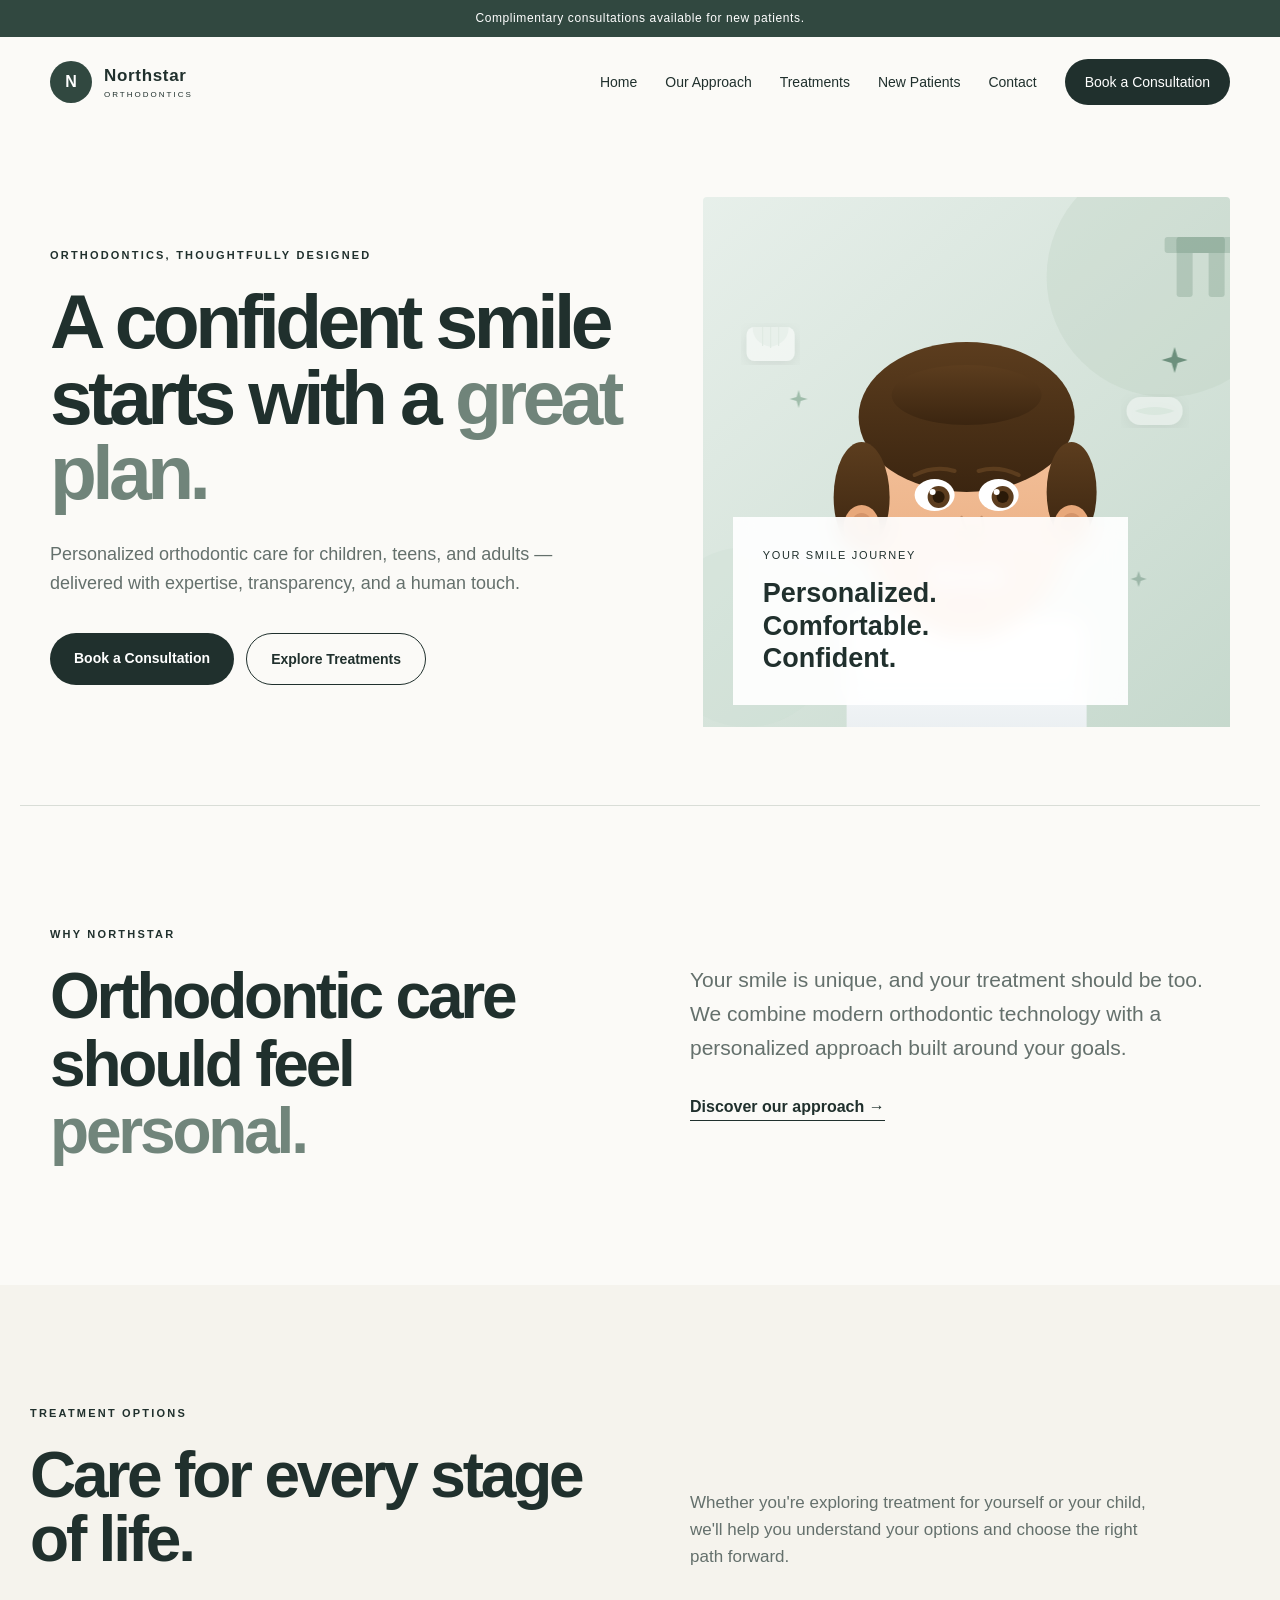
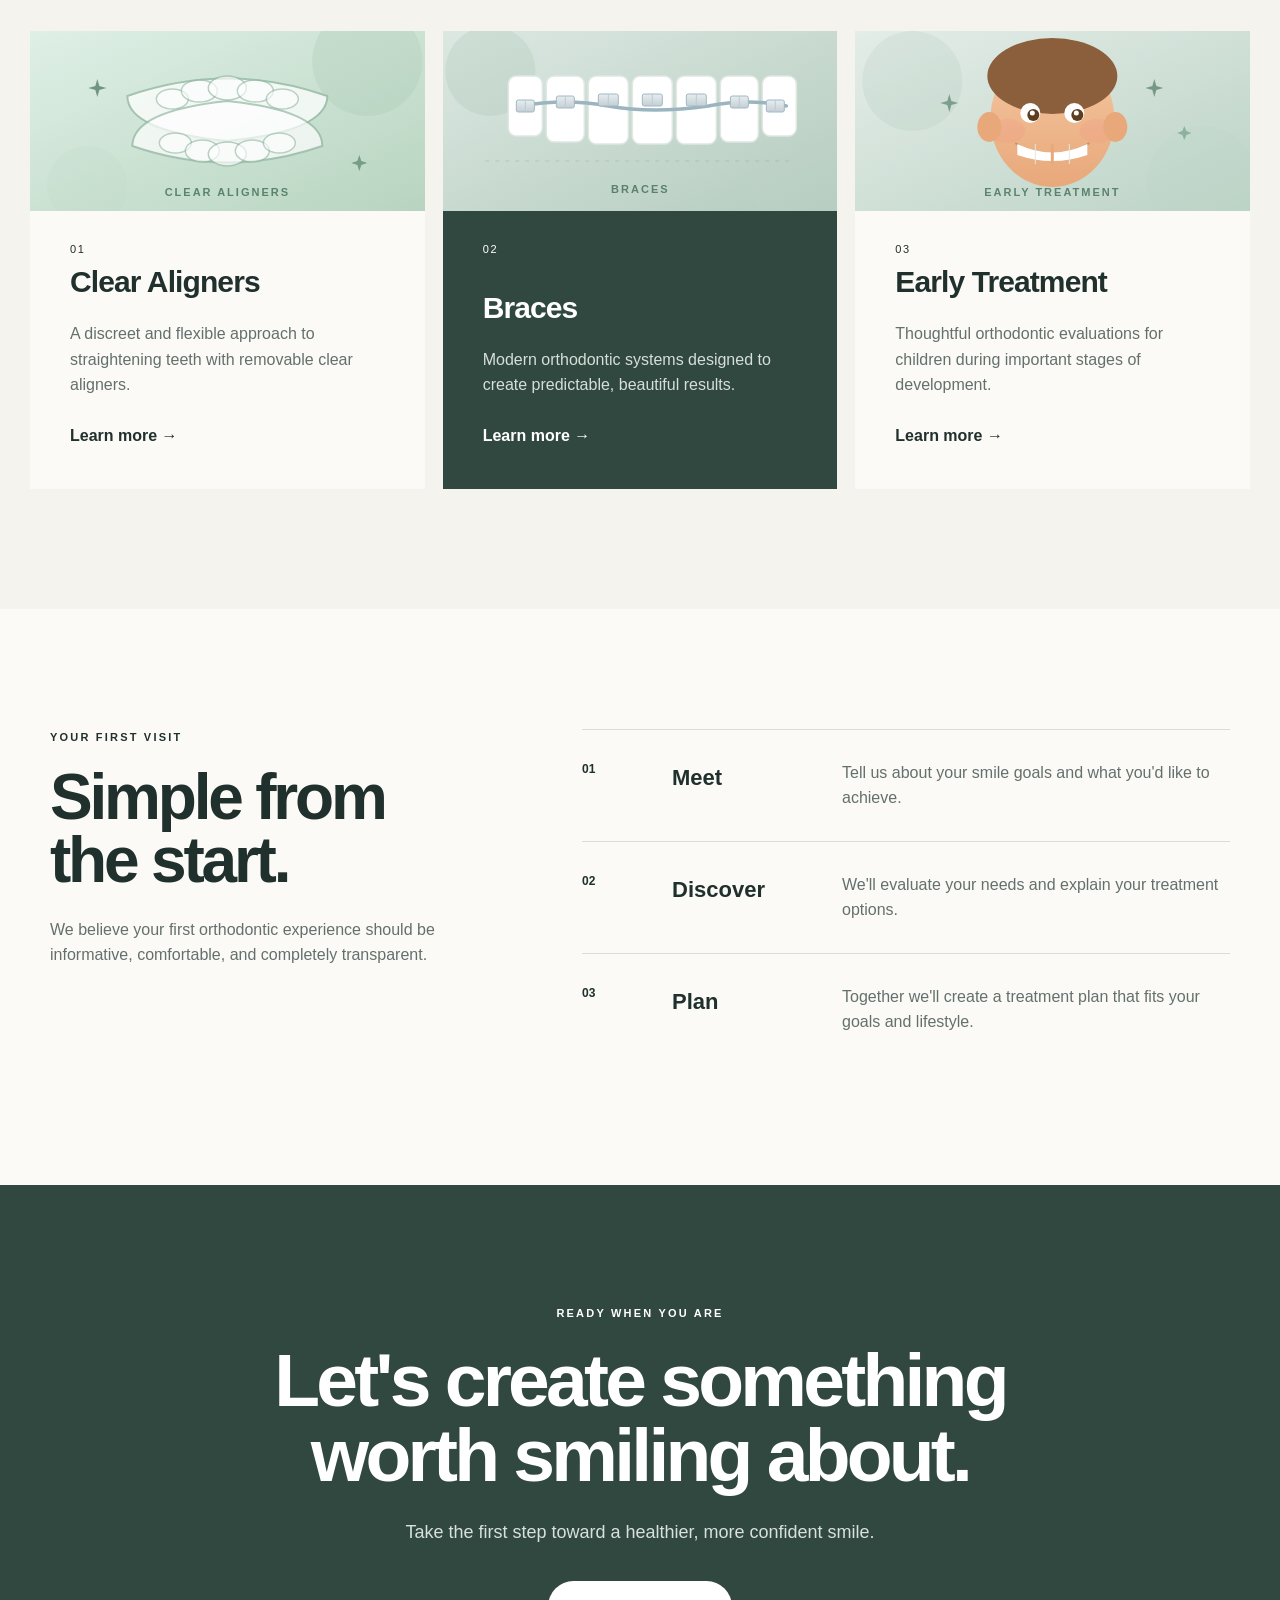
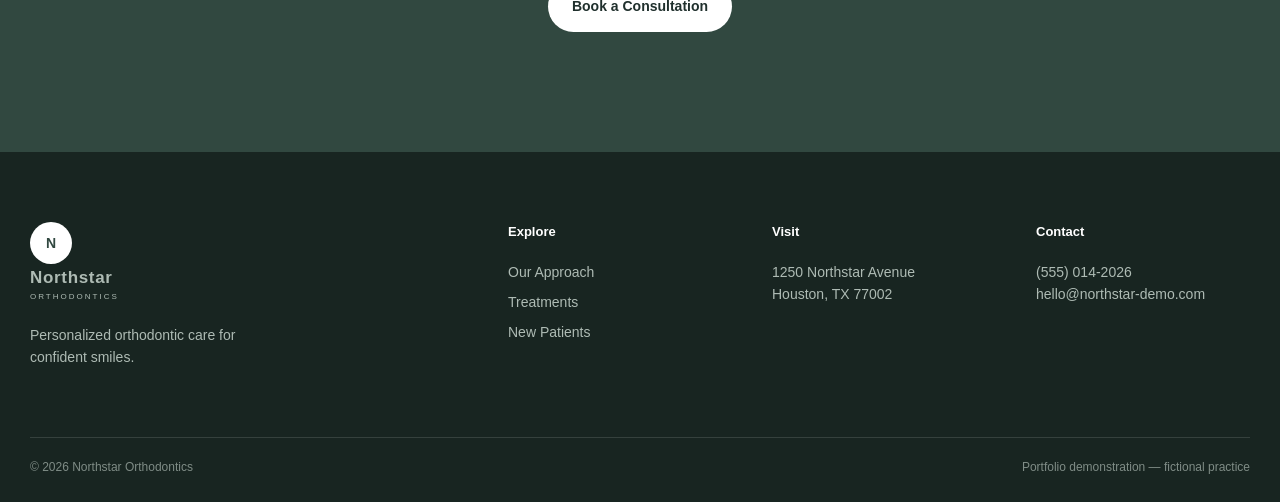
<file: app/index.html>
<!DOCTYPE html>
<html lang="en">
<head>
    <meta charset="UTF-8">
    <meta name="viewport" content="width=device-width, initial-scale=1.0">

    <meta
        name="description"
        content="Northstar Orthodontics provides personalized orthodontic care for children, teens, and adults."
    >

    <title>Northstar Orthodontics | Confident Smiles</title>

    <link rel="stylesheet" href="css/styles.css">
</head>

<body>

<!-- ================= HEADER ================= -->

<header class="site-header">

    <div class="announcement">
        Complimentary consultations available for new patients.
    </div>

    <nav class="navbar">

        <a href="index.html" class="brand">

            <span class="brand-mark">N</span>

            <span class="brand-text">
                <strong>Northstar</strong>
                <small>ORTHODONTICS</small>
            </span>

        </a>

        <button
            class="mobile-menu-button"
            id="mobileMenuButton"
            aria-label="Open navigation menu"
            aria-expanded="false"
        >
            ☰
        </button>

        <div class="nav-links" id="navLinks">

            <a href="index.html">Home</a>

            <a href="about.html">
                Our Approach
            </a>

            <a href="treatments.html">
                Treatments
            </a>

            <a href="new-patients.html">
                New Patients
            </a>

            <a href="contact.html">
                Contact
            </a>

            <a href="contact.html#appointment" class="nav-cta">
                Book a Consultation
            </a>

        </div>

    </nav>

</header>


<!-- ================= MAIN ================= -->

<main>

    <!-- HERO -->

    <section class="hero">

        <div class="hero-content">

            <span class="eyebrow">
                ORTHODONTICS, THOUGHTFULLY DESIGNED
            </span>

            <h1>
                A confident smile
                starts with a
                <em>great plan.</em>
            </h1>

            <p>
                Personalized orthodontic care for children,
                teens, and adults — delivered with expertise,
                transparency, and a human touch.
            </p>

            <div class="hero-actions">

                <a
                    href="contact.html#appointment"
                    class="button button-primary"
                >
                    Book a Consultation
                </a>

                <a
                    href="treatments.html"
                    class="button button-secondary"
                >
                    Explore Treatments
                </a>

            </div>

        </div>


<div class="hero-visual">
            <!-- AI-generated hero illustration -->
            <svg class="hero-image" xmlns="http://www.w3.org/2000/svg" viewBox="0 0 600 530" preserveAspectRatio="xMidYMid slice">
              <defs>
                <linearGradient id="heroBg" x1="0%" y1="0%" x2="100%" y2="100%">
                  <stop offset="0%" style="stop-color:#e8f0eb"/>
                  <stop offset="100%" style="stop-color:#c5d8cc"/>
                </linearGradient>
                <linearGradient id="skinGrad" x1="0%" y1="0%" x2="0%" y2="100%">
                  <stop offset="0%" style="stop-color:#f5c5a0"/>
                  <stop offset="100%" style="stop-color:#e8a87a"/>
                </linearGradient>
                <linearGradient id="hairGrad" x1="0%" y1="0%" x2="0%" y2="100%">
                  <stop offset="0%" style="stop-color:#5c3d1e"/>
                  <stop offset="100%" style="stop-color:#3b2510"/>
                </linearGradient>
                <linearGradient id="shirtGrad" x1="0%" y1="0%" x2="0%" y2="100%">
                  <stop offset="0%" style="stop-color:#ffffff"/>
                  <stop offset="100%" style="stop-color:#e8edf0"/>
                </linearGradient>
                <radialGradient id="toothGrad" cx="50%" cy="30%" r="70%">
                  <stop offset="0%" style="stop-color:#ffffff"/>
                  <stop offset="100%" style="stop-color:#f0f4f1"/>
                </radialGradient>
                <clipPath id="heroClip">
                  <rect width="600" height="530" rx="4"/>
                </clipPath>
                <filter id="softShadow">
                  <feDropShadow dx="0" dy="4" stdDeviation="8" flood-color="#00000022"/>
                </filter>
              </defs>

              <!-- Background -->
              <rect width="600" height="530" fill="url(#heroBg)" clip-path="url(#heroClip)"/>

              <!-- Subtle background circles for depth -->
              <circle cx="500" cy="80" r="120" fill="#b8ccbe" opacity="0.3"/>
              <circle cx="80" cy="440" r="90" fill="#c8d9ce" opacity="0.25"/>

              <!-- Decorative bracket icon top-right (orthodontics motif) -->
              <g transform="translate(510,40)" opacity="0.18">
                <rect x="0" y="0" width="60" height="16" rx="3" fill="#2e5e45"/>
                <rect x="0" y="0" width="16" height="60" rx="3" fill="#2e5e45"/>
              </g>
              <g transform="translate(558,40) scale(-1,1)" opacity="0.18">
                <rect x="0" y="0" width="60" height="16" rx="3" fill="#2e5e45"/>
                <rect x="0" y="0" width="16" height="60" rx="3" fill="#2e5e45"/>
              </g>

              <!-- Body / torso -->
              <ellipse cx="300" cy="600" rx="140" ry="100" fill="url(#shirtGrad)"/>
              <rect x="180" y="420" width="240" height="130" rx="20" fill="url(#shirtGrad)"/>

              <!-- Neck -->
              <rect x="270" y="370" width="60" height="70" rx="12" fill="url(#skinGrad)"/>

              <!-- Head -->
              <ellipse cx="300" cy="320" rx="105" ry="120" fill="url(#skinGrad)"/>

              <!-- Hair -->
              <ellipse cx="300" cy="220" rx="108" ry="75" fill="url(#hairGrad)"/>
              <ellipse cx="195" cy="300" rx="28" ry="55" fill="url(#hairGrad)"/>
              <ellipse cx="405" cy="295" rx="25" ry="50" fill="url(#hairGrad)"/>
              <ellipse cx="300" cy="198" rx="75" ry="30" fill="url(#hairGrad)"/>

              <!-- Ears -->
              <ellipse cx="195" cy="330" rx="18" ry="22" fill="#e8a87a"/>
              <ellipse cx="405" cy="330" rx="18" ry="22" fill="#e8a87a"/>
              <ellipse cx="195" cy="330" rx="11" ry="14" fill="#d4946a"/>
              <ellipse cx="405" cy="330" rx="11" ry="14" fill="#d4946a"/>

              <!-- Eyebrows -->
              <path d="M248,278 Q268,268 288,274" stroke="#5c3d1e" stroke-width="4" fill="none" stroke-linecap="round"/>
              <path d="M312,274 Q332,268 352,278" stroke="#5c3d1e" stroke-width="4" fill="none" stroke-linecap="round"/>

              <!-- Eyes -->
              <ellipse cx="268" cy="298" rx="20" ry="16" fill="white"/>
              <ellipse cx="332" cy="298" rx="20" ry="16" fill="white"/>
              <circle cx="272" cy="300" r="11" fill="#5c3d1e"/>
              <circle cx="336" cy="300" r="11" fill="#5c3d1e"/>
              <circle cx="272" cy="300" r="6" fill="#2a1a08"/>
              <circle cx="336" cy="300" r="6" fill="#2a1a08"/>
              <!-- Eye shine -->
              <circle cx="266" cy="295" r="3" fill="white"/>
              <circle cx="330" cy="295" r="3" fill="white"/>

              <!-- Nose -->
              <path d="M295,320 Q300,340 310,340 Q320,340 315,320" stroke="#c8926a" stroke-width="2.5" fill="none" stroke-linecap="round"/>
              <ellipse cx="293" cy="338" rx="6" ry="4" fill="#c8926a" opacity="0.6"/>
              <ellipse cx="307" cy="338" rx="6" ry="4" fill="#c8926a" opacity="0.6"/>

              <!-- Big warm smile -->
              <path d="M245,368 Q300,418 355,368" stroke="#c8926a" stroke-width="3" fill="none" stroke-linecap="round"/>

              <!-- Lips -->
              <path d="M248,368 Q300,380 352,368 Q330,395 300,398 Q270,395 248,368Z" fill="#e07a70"/>
              <path d="M255,368 Q300,374 345,368" stroke="#c05a55" stroke-width="1.5" fill="none"/>

              <!-- Teeth showing through smile -->
              <path d="M262,370 Q300,382 338,370 L338,384 Q300,393 262,384Z" fill="url(#toothGrad)"/>
              <!-- Tooth lines -->
              <line x1="280" y1="370" x2="280" y2="392" stroke="#e8ede9" stroke-width="1.5"/>
              <line x1="300" y1="371" x2="300" y2="393" stroke="#e8ede9" stroke-width="1.5"/>
              <line x1="320" y1="370" x2="320" y2="392" stroke="#e8ede9" stroke-width="1.5"/>

              <!-- Cheek blush -->
              <ellipse cx="234" cy="340" rx="22" ry="14" fill="#f09080" opacity="0.18"/>
              <ellipse cx="366" cy="340" rx="22" ry="14" fill="#f09080" opacity="0.18"/>

              <!-- Small floating teeth/smile icons -->
              <g transform="translate(80, 130)" opacity="0.55" filter="url(#softShadow)">
                <rect x="0" y="0" width="48" height="34" rx="8" fill="white"/>
                <path d="M6,0 L42,0 Q42,16 24,20 Q6,16 6,0Z" fill="#f0f5f1"/>
                <line x1="16" y1="0" x2="16" y2="19" stroke="#e0eae3" stroke-width="1.2"/>
                <line x1="24" y1="0" x2="24" y2="21" stroke="#e0eae3" stroke-width="1.2"/>
                <line x1="32" y1="0" x2="32" y2="19" stroke="#e0eae3" stroke-width="1.2"/>
              </g>

              <!-- Aligner icon floating -->
              <g transform="translate(460, 200)" opacity="0.5" filter="url(#softShadow)">
                <rect x="0" y="0" width="56" height="28" rx="14" fill="white" opacity="0.85"/>
                <path d="M8,14 Q28,6 48,14 Q28,22 8,14Z" fill="#d0e4d8" opacity="0.6"/>
              </g>

              <!-- Star / sparkle accents -->
              <g opacity="0.6">
                <path d="M505,160 L508,150 L511,160 L521,163 L511,166 L508,176 L505,166 L495,163Z" fill="#2e5e45"/>
                <path d="M130,200 L132,193 L134,200 L141,202 L134,204 L132,211 L130,204 L123,202Z" fill="#4a8060" opacity="0.7"/>
                <path d="M470,380 L472,374 L474,380 L480,382 L474,384 L472,390 L470,384 L464,382Z" fill="#2e5e45" opacity="0.5"/>
              </g>
            </svg>

            <div class="hero-card">

                <span class="hero-card-label">
                    YOUR SMILE JOURNEY
                </span>

                <strong>
                    Personalized.
                    <br>
                    Comfortable.
                    <br>
                    Confident.
                </strong>

            </div>

        </div>

    </section>


    <!-- INTRO -->

    <section class="intro section">

        <div class="section-label">
            WHY NORTHSTAR
        </div>

        <div class="intro-grid">

            <h2>
                Orthodontic care should feel
                <span>personal.</span>
            </h2>

            <div>

                <p class="large-text">
                    Your smile is unique, and your treatment
                    should be too. We combine modern orthodontic
                    technology with a personalized approach
                    built around your goals.
                </p>

                <a
                    href="about.html"
                    class="text-link"
                >
                    Discover our approach →
                </a>

            </div>

        </div>

    </section>


    <!-- TREATMENTS -->

    <section class="treatments section" id="treatments">

        <div class="section-heading">

            <div>

                <div class="section-label">
                    TREATMENT OPTIONS
                </div>

                <h2>
                    Care for every
                    stage of life.
                </h2>

            </div>

            <p>
                Whether you're exploring treatment for yourself
                or your child, we'll help you understand your
                options and choose the right path forward.
            </p>

        </div>


        <div class="treatment-grid">

            <!-- CARD 1 -->

            <article class="treatment-card">

<div class="image-placeholder treatment-image" style="background:linear-gradient(135deg,#e8f0eb,#c5d8cc);padding:0;overflow:hidden;">
                    <svg xmlns="http://www.w3.org/2000/svg" width="100%" height="100%" viewBox="0 0 400 180" preserveAspectRatio="xMidYMid slice">
                      <defs>
                        <linearGradient id="alignBg1" x1="0%" y1="0%" x2="100%" y2="100%">
                          <stop offset="0%" style="stop-color:#dff0e6"/>
                          <stop offset="100%" style="stop-color:#b8d4c0"/>
                        </linearGradient>
                      </defs>
                      <rect width="400" height="180" fill="url(#alignBg1)"/>
                      <circle cx="340" cy="30" r="55" fill="#a8c8b4" opacity="0.3"/>
                      <circle cx="60" cy="155" r="40" fill="#c0d8c8" opacity="0.25"/>

                      <!-- Aligner tray - upper -->
                      <path d="M100,65 Q200,30 300,65 Q300,100 200,110 Q100,100 100,65Z" 
                            fill="white" opacity="0.75" stroke="#94b8a4" stroke-width="2"/>
                      <!-- Teeth bumps on upper aligner -->
                      <ellipse cx="145" cy="68" rx="16" ry="10" fill="white" opacity="0.6" stroke="#94b8a4" stroke-width="1.5"/>
                      <ellipse cx="172" cy="60" rx="18" ry="11" fill="white" opacity="0.6" stroke="#94b8a4" stroke-width="1.5"/>
                      <ellipse cx="200" cy="57" rx="19" ry="12" fill="white" opacity="0.65" stroke="#94b8a4" stroke-width="1.5"/>
                      <ellipse cx="228" cy="60" rx="18" ry="11" fill="white" opacity="0.6" stroke="#94b8a4" stroke-width="1.5"/>
                      <ellipse cx="255" cy="68" rx="16" ry="10" fill="white" opacity="0.6" stroke="#94b8a4" stroke-width="1.5"/>

                      <!-- Aligner tray - lower -->
                      <path d="M105,115 Q200,148 295,115 Q295,80 200,70 Q105,80 105,115Z" 
                            fill="white" opacity="0.7" stroke="#94b8a4" stroke-width="2"/>
                      <ellipse cx="148" cy="112" rx="16" ry="10" fill="white" opacity="0.6" stroke="#94b8a4" stroke-width="1.5"/>
                      <ellipse cx="175" cy="120" rx="17" ry="11" fill="white" opacity="0.6" stroke="#94b8a4" stroke-width="1.5"/>
                      <ellipse cx="200" cy="123" rx="19" ry="12" fill="white" opacity="0.65" stroke="#94b8a4" stroke-width="1.5"/>
                      <ellipse cx="225" cy="120" rx="17" ry="11" fill="white" opacity="0.6" stroke="#94b8a4" stroke-width="1.5"/>
                      <ellipse cx="252" cy="112" rx="16" ry="10" fill="white" opacity="0.6" stroke="#94b8a4" stroke-width="1.5"/>

                      <!-- Sparkle accents -->
                      <path d="M68,55 L70,48 L72,55 L79,57 L72,59 L70,66 L68,59 L61,57Z" fill="#2e5e45" opacity="0.6"/>
                      <path d="M330,130 L332,124 L334,130 L340,132 L334,134 L332,140 L330,134 L324,132Z" fill="#2e5e45" opacity="0.5"/>

                      <!-- Label -->
                      <text x="200" y="165" text-anchor="middle" font-family="sans-serif" font-size="11" font-weight="bold" letter-spacing="2" fill="#2e5e45" opacity="0.7">CLEAR ALIGNERS</text>
                    </svg>
                </div>

                <span class="card-number">
                    01
                </span>

                <h3>
                    Clear Aligners
                </h3>

                <p>
                    A discreet and flexible approach to
                    straightening teeth with removable
                    clear aligners.
                </p>

                <a href="treatments.html">
                    Learn more →
                </a>

            </article>


            <!-- CARD 2 -->

            <article class="treatment-card featured">

<div class="image-placeholder treatment-image" style="background:linear-gradient(135deg,#e8f0eb,#c5d8cc);padding:0;overflow:hidden;">
                    <svg xmlns="http://www.w3.org/2000/svg" width="100%" height="100%" viewBox="0 0 400 180" preserveAspectRatio="xMidYMid slice">
                      <defs>
                        <linearGradient id="bracesBg" x1="0%" y1="0%" x2="100%" y2="100%">
                          <stop offset="0%" style="stop-color:#dce8e2"/>
                          <stop offset="100%" style="stop-color:#b5ccbf"/>
                        </linearGradient>
                        <linearGradient id="metalG" x1="0%" y1="0%" x2="0%" y2="100%">
                          <stop offset="0%" style="stop-color:#e8eef0"/>
                          <stop offset="100%" style="stop-color:#c4ced4"/>
                        </linearGradient>
                      </defs>
                      <rect width="400" height="180" fill="url(#bracesBg)"/>
                      <circle cx="50" cy="40" r="45" fill="#a5c0b0" opacity="0.25"/>
                      <circle cx="360" cy="150" r="50" fill="#bdd0c5" opacity="0.2"/>

                      <!-- Teeth row -->
                      <g transform="translate(68, 45)">
                        <!-- Tooth shapes -->
                        <rect x="0"   y="0" width="34" height="60" rx="8" fill="white" stroke="#e0e8e4" stroke-width="1.5"/>
                        <rect x="38"  y="0" width="38" height="66" rx="8" fill="white" stroke="#e0e8e4" stroke-width="1.5"/>
                        <rect x="80"  y="0" width="40" height="68" rx="8" fill="white" stroke="#e0e8e4" stroke-width="1.5"/>
                        <rect x="124" y="0" width="40" height="68" rx="8" fill="white" stroke="#e0e8e4" stroke-width="1.5"/>
                        <rect x="168" y="0" width="40" height="68" rx="8" fill="white" stroke="#e0e8e4" stroke-width="1.5"/>
                        <rect x="212" y="0" width="38" height="66" rx="8" fill="white" stroke="#e0e8e4" stroke-width="1.5"/>
                        <rect x="254" y="0" width="34" height="60" rx="8" fill="white" stroke="#e0e8e4" stroke-width="1.5"/>

                        <!-- Wire (archwire) -->
                        <path d="M12,30 Q57,22 100,30 Q144,38 200,30 Q240,22 278,30" 
                              stroke="#9bb5c0" stroke-width="3.5" fill="none" stroke-linecap="round"/>

                        <!-- Brackets -->
                        <g fill="url(#metalG)" stroke="#a0b8c4" stroke-width="1">
                          <rect x="8"   y="24" width="18" height="12" rx="2"/>
                          <rect x="48"  y="20" width="18" height="12" rx="2"/>
                          <rect x="90"  y="18" width="20" height="12" rx="2"/>
                          <rect x="134" y="18" width="20" height="12" rx="2"/>
                          <rect x="178" y="18" width="20" height="12" rx="2"/>
                          <rect x="222" y="20" width="18" height="12" rx="2"/>
                          <rect x="258" y="24" width="18" height="12" rx="2"/>
                        </g>
                        <!-- Bracket center grooves -->
                        <g stroke="#b8ccd4" stroke-width="1" fill="none">
                          <line x1="17" y1="24" x2="17" y2="36"/>
                          <line x1="57" y1="20" x2="57" y2="32"/>
                          <line x1="100" y1="18" x2="100" y2="30"/>
                          <line x1="144" y1="18" x2="144" y2="30"/>
                          <line x1="188" y1="18" x2="188" y2="30"/>
                          <line x1="231" y1="20" x2="231" y2="32"/>
                          <line x1="267" y1="24" x2="267" y2="36"/>
                        </g>
                      </g>

                      <path d="M45,130 L355,130" stroke="#2e5e45" stroke-width="1" opacity="0.15" stroke-dasharray="4,6"/>
                      <text x="200" y="162" text-anchor="middle" font-family="sans-serif" font-size="11" font-weight="bold" letter-spacing="2" fill="#2e5e45" opacity="0.7">BRACES</text>
                    </svg>
                </div>

                <span class="card-number">
                    02
                </span>

                <h3>
                    Braces
                </h3>

                <p>
                    Modern orthodontic systems designed
                    to create predictable, beautiful results.
                </p>

                <a href="treatments.html">
                    Learn more →
                </a>

            </article>


            <!-- CARD 3 -->

            <article class="treatment-card">

<div class="image-placeholder treatment-image" style="background:linear-gradient(135deg,#e8f0eb,#c5d8cc);padding:0;overflow:hidden;">
                    <svg xmlns="http://www.w3.org/2000/svg" width="100%" height="100%" viewBox="0 0 400 180" preserveAspectRatio="xMidYMid slice">
                      <defs>
                        <linearGradient id="earlyBg" x1="0%" y1="0%" x2="100%" y2="100%">
                          <stop offset="0%" style="stop-color:#e4ede8"/>
                          <stop offset="100%" style="stop-color:#bcd3c6"/>
                        </linearGradient>
                        <linearGradient id="kidSkin" x1="0%" y1="0%" x2="0%" y2="100%">
                          <stop offset="0%" style="stop-color:#f5c8a2"/>
                          <stop offset="100%" style="stop-color:#e8a87a"/>
                        </linearGradient>
                      </defs>
                      <rect width="400" height="180" fill="url(#earlyBg)"/>
                      <circle cx="60" cy="50" r="50" fill="#a5c2b2" opacity="0.2"/>
                      <circle cx="350" cy="150" r="55" fill="#b8cfc3" opacity="0.2"/>

                      <!-- Child face - simple, friendly -->
                      <!-- Head -->
                      <ellipse cx="200" cy="88" rx="62" ry="68" fill="url(#kidSkin)"/>
                      <!-- Hair (bowl cut) -->
                      <ellipse cx="200" cy="45" rx="65" ry="38" fill="#8b5e3c"/>
                      <!-- Eyes -->
                      <circle cx="178" cy="82" r="10" fill="white"/>
                      <circle cx="222" cy="82" r="10" fill="white"/>
                      <circle cx="181" cy="84" r="6" fill="#5c3d1e"/>
                      <circle cx="225" cy="84" r="6" fill="#5c3d1e"/>
                      <circle cx="180" cy="82" r="2.5" fill="white"/>
                      <circle cx="224" cy="82" r="2.5" fill="white"/>
                      <!-- Big smile with mixed teeth (baby + adult) -->
                      <path d="M163,112 Q200,140 237,112" stroke="#c8926a" stroke-width="2" fill="none"/>
                      <path d="M165,113 Q200,130 235,113 L235,124 Q200,136 165,124Z" fill="white"/>
                      <!-- Gap tooth -->
                      <line x1="200" y1="113" x2="200" y2="134" stroke="#e8a87a" stroke-width="3"/>
                      <line x1="183" y1="113" x2="183" y2="133" stroke="#e0e8e4" stroke-width="1"/>
                      <line x1="217" y1="113" x2="217" y2="133" stroke="#e0e8e4" stroke-width="1"/>
                      <!-- Rosy cheeks -->
                      <ellipse cx="155" cy="100" rx="18" ry="12" fill="#f09080" opacity="0.22"/>
                      <ellipse cx="245" cy="100" rx="18" ry="12" fill="#f09080" opacity="0.22"/>
                      <!-- Ears -->
                      <ellipse cx="137" cy="96" rx="12" ry="15" fill="#e8a87a"/>
                      <ellipse cx="263" cy="96" rx="12" ry="15" fill="#e8a87a"/>

                      <!-- Stars / growth icons around child -->
                      <path d="M95,70 L97,63 L99,70 L106,72 L99,74 L97,81 L95,74 L88,72Z" fill="#2e5e45" opacity="0.5"/>
                      <path d="M300,55 L302,48 L304,55 L311,57 L304,59 L302,66 L300,59 L293,57Z" fill="#2e5e45" opacity="0.55"/>
                      <path d="M330,100 L332,95 L334,100 L339,102 L334,104 L332,109 L330,104 L325,102Z" fill="#4a8060" opacity="0.45"/>

                      <text x="200" y="165" text-anchor="middle" font-family="sans-serif" font-size="11" font-weight="bold" letter-spacing="2" fill="#2e5e45" opacity="0.7">EARLY TREATMENT</text>
                    </svg>
                </div>

                <span class="card-number">
                    03
                </span>

                <h3>
                    Early Treatment
                </h3>

                <p>
                    Thoughtful orthodontic evaluations for
                    children during important stages of
                    development.
                </p>

                <a href="treatments.html">
                    Learn more →
                </a>

            </article>

        </div>

    </section>


    <!-- PROCESS -->

    <section class="process section">

        <div class="process-intro">

            <div class="section-label">
                YOUR FIRST VISIT
            </div>

            <h2>
                Simple from
                the start.
            </h2>

            <p>
                We believe your first orthodontic experience
                should be informative, comfortable, and
                completely transparent.
            </p>

        </div>


        <div class="process-steps">

            <div class="process-step">

                <span>01</span>

                <h3>
                    Meet
                </h3>

                <p>
                    Tell us about your smile goals and
                    what you'd like to achieve.
                </p>

            </div>


            <div class="process-step">

                <span>02</span>

                <h3>
                    Discover
                </h3>

                <p>
                    We'll evaluate your needs and explain
                    your treatment options.
                </p>

            </div>


            <div class="process-step">

                <span>03</span>

                <h3>
                    Plan
                </h3>

                <p>
                    Together we'll create a treatment plan
                    that fits your goals and lifestyle.
                </p>

            </div>

        </div>

    </section>


    <!-- CTA -->

    <section class="cta">

        <div class="cta-content">

            <span class="eyebrow">
                READY WHEN YOU ARE
            </span>

            <h2>
                Let's create something
                worth smiling about.
            </h2>

            <p>
                Take the first step toward a healthier,
                more confident smile.
            </p>

            <a
                href="contact.html#appointment"
                class="button button-light"
            >
                Book a Consultation
            </a>

        </div>

    </section>

</main>


<!-- ================= FOOTER ================= -->

<footer class="footer">

    <div class="footer-grid">

        <div class="footer-brand">

            <a href="index.html" class="brand brand-light">

                <span class="brand-mark">
                    N
                </span>

                <span class="brand-text">
                    <strong>Northstar</strong>
                    <small>ORTHODONTICS</small>
                </span>

            </a>

            <p>
                Personalized orthodontic care
                for confident smiles.
            </p>

        </div>


        <div>

            <h4>
                Explore
            </h4>

            <a href="about.html">
                Our Approach
            </a>

            <a href="treatments.html">
                Treatments
            </a>

            <a href="new-patients.html">
                New Patients
            </a>

        </div>


        <div>

            <h4>
                Visit
            </h4>

            <p>
                1250 Northstar Avenue
                <br>
                Houston, TX 77002
            </p>

        </div>


        <div>

            <h4>
                Contact
            </h4>

            <p>
                (555) 014-2026
                <br>
                hello@northstar-demo.com
            </p>

        </div>

    </div>


    <div class="footer-bottom">

        <span>
            © 2026 Northstar Orthodontics
        </span>

        <span>
            Portfolio demonstration — fictional practice
        </span>

    </div>

</footer>


<script src="js/main.js"></script>

</body>
</html>
</file>
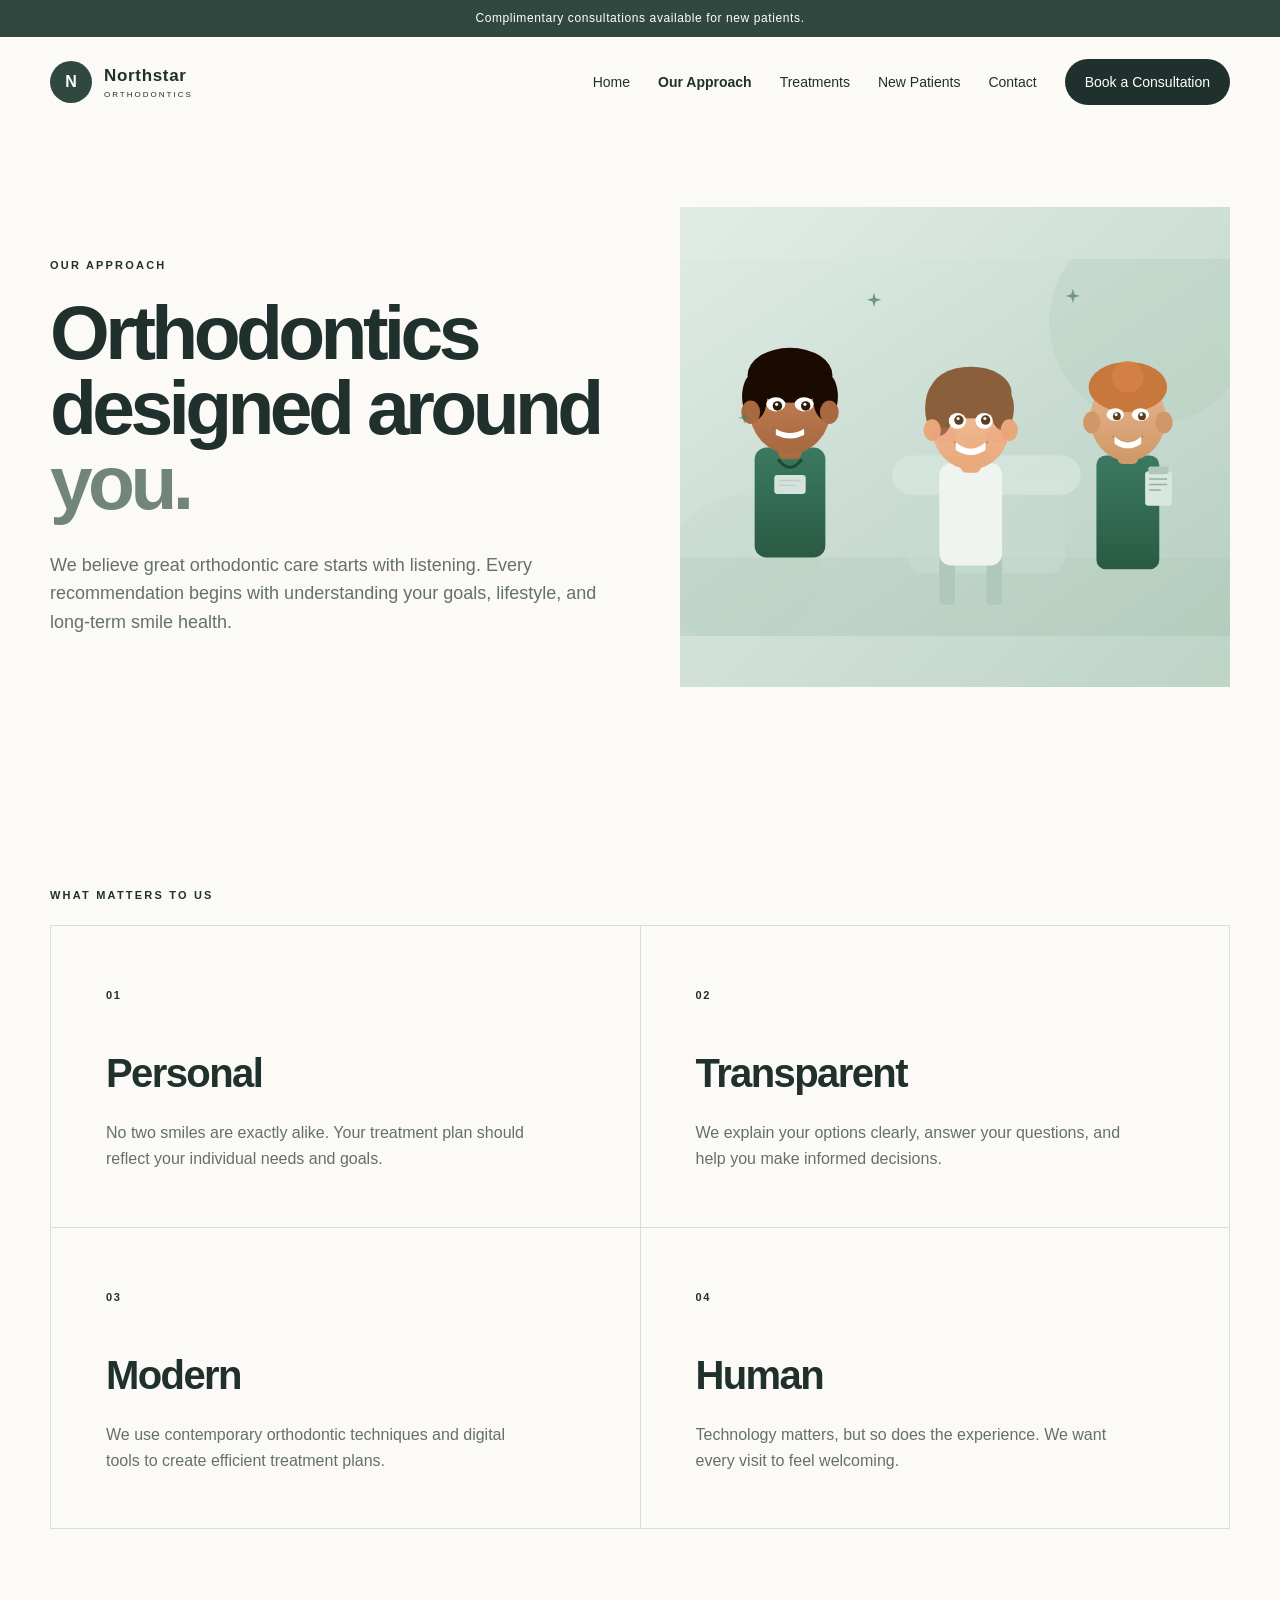
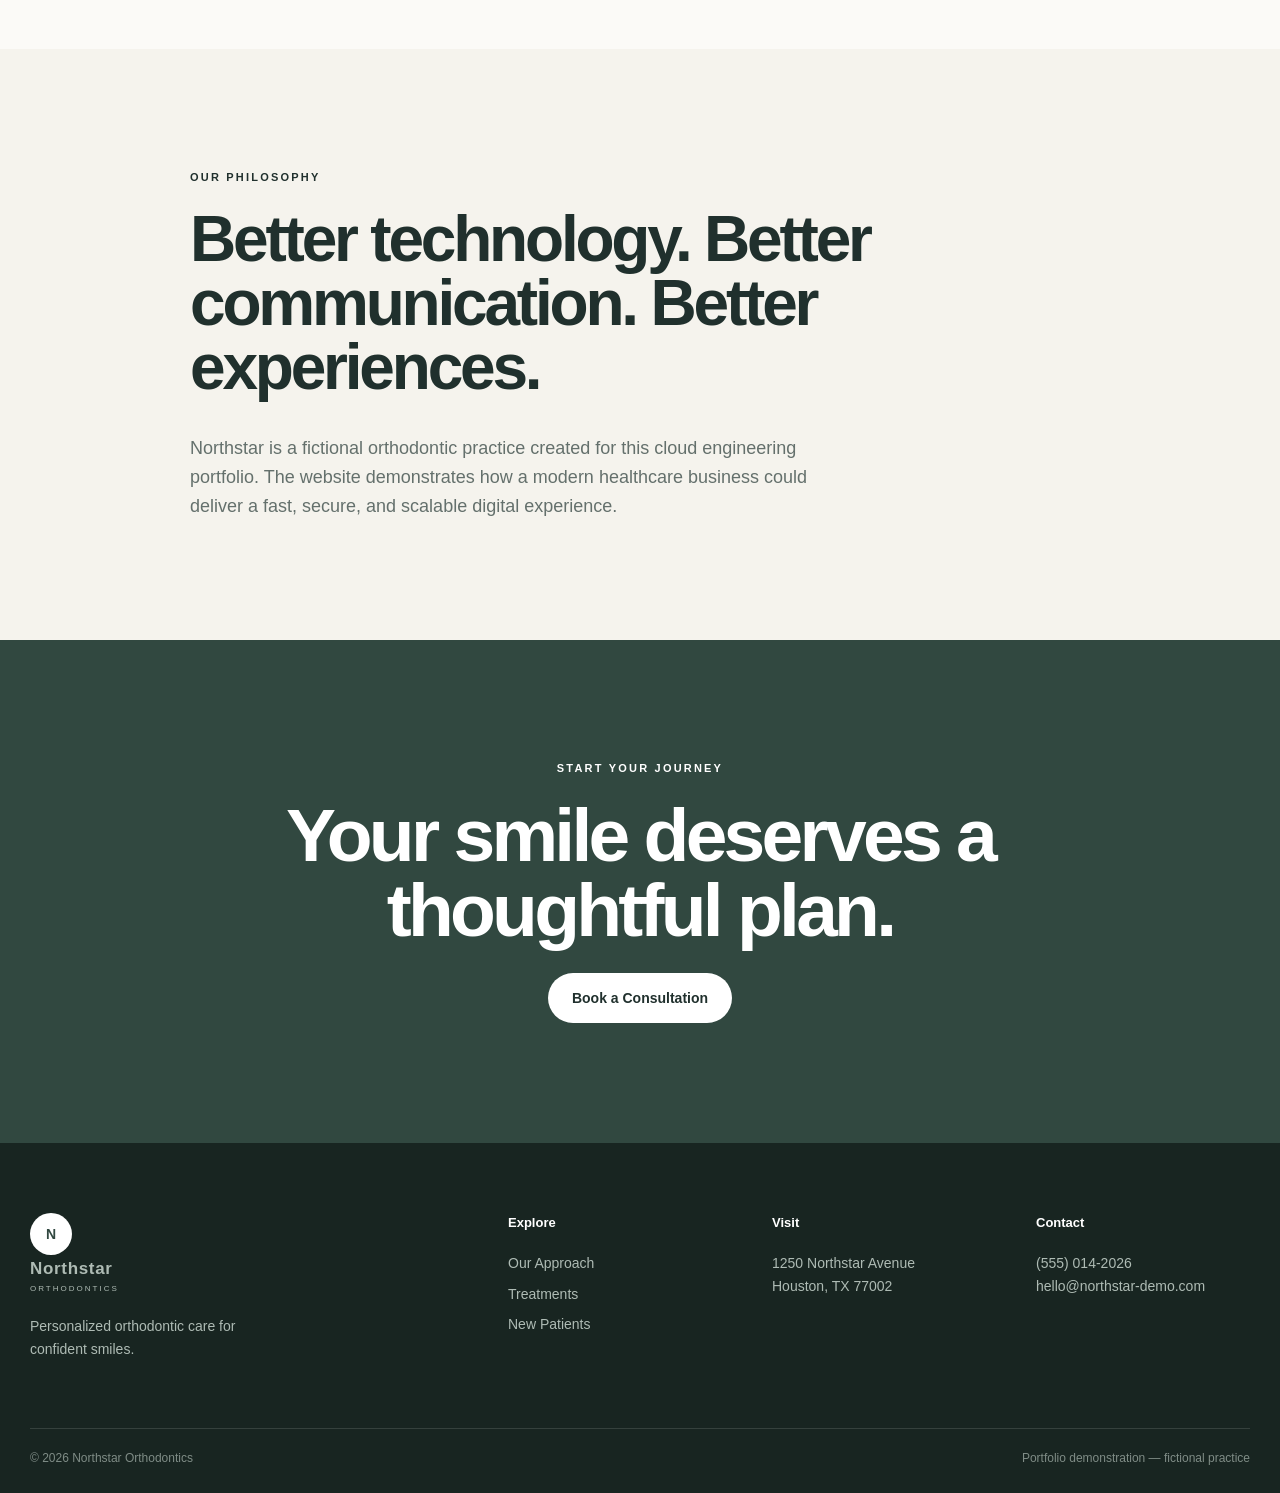
<file: app/about.html>
<!DOCTYPE html>
<html lang="en">

<head>

    <meta charset="UTF-8">

    <meta
        name="viewport"
        content="width=device-width, initial-scale=1.0"
    >

    <meta
        name="description"
        content="Learn about the Northstar Orthodontics approach."
    >

    <title>Our Approach | Northstar Orthodontics</title>

    <link rel="stylesheet" href="css/styles.css">

</head>


<body>


<header class="site-header">

    <div class="announcement">
        Complimentary consultations available for new patients.
    </div>

    <nav class="navbar">

        <a href="index.html" class="brand">

            <span class="brand-mark">
                N
            </span>

            <span class="brand-text">
                <strong>Northstar</strong>
                <small>ORTHODONTICS</small>
            </span>

        </a>


        <button
            class="mobile-menu-button"
            id="mobileMenuButton"
            aria-label="Open navigation menu"
            aria-expanded="false"
        >
            ☰
        </button>


        <div class="nav-links" id="navLinks">

            <a href="index.html">
                Home
            </a>

            <a
                href="about.html"
                class="active"
            >
                Our Approach
            </a>

            <a href="treatments.html">
                Treatments
            </a>

            <a href="new-patients.html">
                New Patients
            </a>

            <a href="contact.html">
                Contact
            </a>

            <a
                href="contact.html#appointment"
                class="nav-cta"
            >
                Book a Consultation
            </a>

        </div>

    </nav>

</header>


<main>


<section class="page-hero">

    <div class="page-hero-content">

        <span class="eyebrow">
            OUR APPROACH
        </span>

        <h1>
            Orthodontics
            designed around
            <em>you.</em>
        </h1>

        <p>
            We believe great orthodontic care starts with
            listening. Every recommendation begins with
            understanding your goals, lifestyle, and
            long-term smile health.
        </p>

    </div>


    <div class="page-hero-visual">

<div class="image-placeholder" style="background:linear-gradient(135deg,#e2ece6,#bdd4c7);padding:0;overflow:hidden;">
            <svg xmlns="http://www.w3.org/2000/svg" width="100%" height="100%" viewBox="0 0 700 480" preserveAspectRatio="xMidYMid slice">
              <defs>
                <linearGradient id="aboutBg" x1="0%" y1="0%" x2="100%" y2="100%">
                  <stop offset="0%" style="stop-color:#ddeae3"/>
                  <stop offset="100%" style="stop-color:#b8cfc2"/>
                </linearGradient>
                <linearGradient id="skin1" x1="0%" y1="0%" x2="0%" y2="100%">
                  <stop offset="0%" style="stop-color:#f5c5a0"/>
                  <stop offset="100%" style="stop-color:#e8a87a"/>
                </linearGradient>
                <linearGradient id="skin2" x1="0%" y1="0%" x2="0%" y2="100%">
                  <stop offset="0%" style="stop-color:#c8865a"/>
                  <stop offset="100%" style="stop-color:#a86840"/>
                </linearGradient>
                <linearGradient id="skin3" x1="0%" y1="0%" x2="0%" y2="100%">
                  <stop offset="0%" style="stop-color:#e8b890"/>
                  <stop offset="100%" style="stop-color:#d09868"/>
                </linearGradient>
                <linearGradient id="scrubsG" x1="0%" y1="0%" x2="0%" y2="100%">
                  <stop offset="0%" style="stop-color:#3a7a60"/>
                  <stop offset="100%" style="stop-color:#2a5a44"/>
                </linearGradient>
              </defs>
              <rect width="700" height="480" fill="url(#aboutBg)"/>
              <!-- Background shapes -->
              <circle cx="600" cy="80" r="130" fill="#a8c8b4" opacity="0.25"/>
              <circle cx="80" cy="400" r="100" fill="#b8d0c4" opacity="0.2"/>
              <rect x="0" y="380" width="700" height="100" fill="#a8c4b4" opacity="0.25" rx="0"/>

              <!-- Dental chair suggestion (simplified) -->
              <rect x="290" y="280" width="200" height="120" rx="20" fill="#c8ddd4" opacity="0.6"/>
              <rect x="270" y="250" width="240" height="50" rx="25" fill="#d8e8e0" opacity="0.7"/>
              <rect x="330" y="360" width="20" height="80" rx="5" fill="#b0c8bc"/>
              <rect x="390" y="360" width="20" height="80" rx="5" fill="#b0c8bc"/>

              <!-- PERSON 1: Orthodontist in scrubs (left) -->
              <g transform="translate(140, 100)">
                <!-- Body/scrubs -->
                <rect x="-45" y="140" width="90" height="140" rx="15" fill="url(#scrubsG)"/>
                <!-- Neck -->
                <rect x="-15" y="120" width="30" height="35" rx="8" fill="url(#skin2)"/>
                <!-- Head -->
                <ellipse cx="0" cy="90" rx="52" ry="58" fill="url(#skin2)"/>
                <!-- Hair (short natural) -->
                <ellipse cx="0" cy="48" rx="54" ry="35" fill="#1a0a00"/>
                <ellipse cx="-45" cy="75" rx="16" ry="30" fill="#1a0a00"/>
                <ellipse cx="45" cy="75" rx="16" ry="30" fill="#1a0a00"/>
                <!-- Ears -->
                <ellipse cx="-50" cy="95" rx="12" ry="15" fill="#a86840"/>
                <ellipse cx="50" cy="95" rx="12" ry="15" fill="#a86840"/>
                <!-- Eyes -->
                <ellipse cx="-18" cy="85" rx="12" ry="9" fill="white"/>
                <ellipse cx="18" cy="85" rx="12" ry="9" fill="white"/>
                <circle cx="-16" cy="87" r="6" fill="#2a1a08"/>
                <circle cx="20" cy="87" r="6" fill="#2a1a08"/>
                <circle cx="-17" cy="85" r="2" fill="white"/>
                <circle cx="19" cy="85" r="2" fill="white"/>
                <!-- Confident smile -->
                <path d="M-22,115 Q0,130 22,115" stroke="#a86840" stroke-width="2" fill="none" stroke-linecap="round"/>
                <path d="M-18,116 Q0,127 18,116 L18,124 Q0,133 -18,124Z" fill="white"/>
                <!-- Stethoscope hint -->
                <path d="M-15,155 Q0,175 15,155" stroke="#1d4a34" stroke-width="4" fill="none"/>
                <!-- Name badge -->
                <rect x="-20" y="175" width="40" height="24" rx="4" fill="white" opacity="0.8"/>
                <line x1="-14" y1="182" x2="14" y2="182" stroke="#c0d0c8" stroke-width="2"/>
                <line x1="-14" y1="188" x2="8" y2="188" stroke="#c0d0c8" stroke-width="2"/>
              </g>

              <!-- PERSON 2: Patient (center, seated pose) -->
              <g transform="translate(370, 120)">
                <!-- Body -->
                <rect x="-40" y="140" width="80" height="130" rx="15" fill="#f0f4f1"/>
                <!-- Neck -->
                <rect x="-13" y="120" width="26" height="32" rx="7" fill="url(#skin1)"/>
                <!-- Head -->
                <ellipse cx="0" cy="92" rx="50" ry="56" fill="url(#skin1)"/>
                <!-- Hair -->
                <ellipse cx="0" cy="50" rx="52" ry="33" fill="#8b5e3c"/>
                <ellipse cx="-40" cy="70" rx="18" ry="35" fill="#8b5e3c"/>
                <ellipse cx="40" cy="70" rx="15" ry="28" fill="#8b5e3c"/>
                <!-- Ears -->
                <ellipse cx="-49" cy="98" rx="11" ry="14" fill="#e8a87a"/>
                <ellipse cx="49" cy="98" rx="11" ry="14" fill="#e8a87a"/>
                <!-- Eyes (looking up, happy) -->
                <ellipse cx="-17" cy="86" rx="11" ry="10" fill="white"/>
                <ellipse cx="17" cy="86" rx="11" ry="10" fill="white"/>
                <circle cx="-15" cy="85" r="6" fill="#5c3d1e"/>
                <circle cx="19" cy="85" r="6" fill="#5c3d1e"/>
                <circle cx="-16" cy="83" r="2" fill="white"/>
                <circle cx="18" cy="83" r="2" fill="white"/>
                <!-- Warm big smile -->
                <path d="M-22,112 Q0,135 22,112" stroke="#c8926a" stroke-width="2.5" fill="none"/>
                <path d="M-19,113 Q0,130 19,113 L19,123 Q0,136 -19,123Z" fill="white"/>
                <!-- Cheeks -->
                <ellipse cx="-34" cy="104" rx="16" ry="10" fill="#f09080" opacity="0.2"/>
                <ellipse cx="34" cy="104" rx="16" ry="10" fill="#f09080" opacity="0.2"/>
              </g>

              <!-- PERSON 3: Dental assistant (right) -->
              <g transform="translate(570, 115)">
                <!-- Body/scrubs -->
                <rect x="-40" y="135" width="80" height="145" rx="12" fill="url(#scrubsG)"/>
                <!-- Neck -->
                <rect x="-13" y="116" width="26" height="30" rx="7" fill="url(#skin3)"/>
                <!-- Head -->
                <ellipse cx="0" cy="88" rx="48" ry="54" fill="url(#skin3)"/>
                <!-- Hair (bun) -->
                <ellipse cx="0" cy="48" rx="50" ry="32" fill="#c8783c"/>
                <circle cx="0" cy="35" r="20" fill="#d48044"/>
                <!-- Ears -->
                <ellipse cx="-46" cy="93" rx="11" ry="14" fill="#d09868"/>
                <ellipse cx="46" cy="93" rx="11" ry="14" fill="#d09868"/>
                <!-- Eyes -->
                <ellipse cx="-16" cy="83" rx="11" ry="8" fill="white"/>
                <ellipse cx="16" cy="83" rx="11" ry="8" fill="white"/>
                <circle cx="-14" cy="85" r="5" fill="#5c3d1e"/>
                <circle cx="18" cy="85" r="5" fill="#5c3d1e"/>
                <circle cx="-15" cy="83" r="2" fill="white"/>
                <circle cx="17" cy="83" r="2" fill="white"/>
                <!-- Smile -->
                <path d="M-20,110 Q0,128 20,110" stroke="#c08858" stroke-width="2" fill="none"/>
                <path d="M-17,111 Q0,126 17,111 L17,120 Q0,132 -17,120Z" fill="white"/>
                <!-- Clipboard -->
                <rect x="22" y="155" width="34" height="44" rx="4" fill="#d8e8e0"/>
                <rect x="26" y="149" width="26" height="10" rx="3" fill="#b0c8bc"/>
                <line x1="27" y1="165" x2="50" y2="165" stroke="#94b0a4" stroke-width="2"/>
                <line x1="27" y1="172" x2="50" y2="172" stroke="#94b0a4" stroke-width="2"/>
                <line x1="27" y1="179" x2="42" y2="179" stroke="#94b0a4" stroke-width="2"/>
              </g>

              <!-- Sparkles -->
              <path d="M245,50 L247,43 L249,50 L256,52 L249,54 L247,61 L245,54 L238,52Z" fill="#2e5e45" opacity="0.6"/>
              <path d="M498,45 L500,38 L502,45 L509,47 L502,49 L500,56 L498,49 L491,47Z" fill="#2e5e45" opacity="0.55"/>
              <path d="M80,200 L82,194 L84,200 L90,202 L84,204 L82,210 L80,204 L74,202Z" fill="#4a8060" opacity="0.5"/>
            </svg>
        </div>

    </div>

</section>


<section class="section">

    <div class="section-label">
        WHAT MATTERS TO US
    </div>


    <div class="values-grid">


        <article class="value-card">

            <span>
                01
            </span>

            <h2>
                Personal
            </h2>

            <p>
                No two smiles are exactly alike.
                Your treatment plan should reflect
                your individual needs and goals.
            </p>

        </article>


        <article class="value-card">

            <span>
                02
            </span>

            <h2>
                Transparent
            </h2>

            <p>
                We explain your options clearly,
                answer your questions, and help
                you make informed decisions.
            </p>

        </article>


        <article class="value-card">

            <span>
                03
            </span>

            <h2>
                Modern
            </h2>

            <p>
                We use contemporary orthodontic
                techniques and digital tools to
                create efficient treatment plans.
            </p>

        </article>


        <article class="value-card">

            <span>
                04
            </span>

            <h2>
                Human
            </h2>

            <p>
                Technology matters, but so does
                the experience. We want every visit
                to feel welcoming.
            </p>

        </article>


    </div>

</section>


<section class="story-section">

    <div class="story-content">

        <span class="eyebrow">
            OUR PHILOSOPHY
        </span>

        <h2>
            Better technology.
            Better communication.
            Better experiences.
        </h2>

        <p>
            Northstar is a fictional orthodontic practice
            created for this cloud engineering portfolio.
            The website demonstrates how a modern healthcare
            business could deliver a fast, secure, and
            scalable digital experience.
        </p>

    </div>

</section>


<section class="cta">

    <div class="cta-content">

        <span class="eyebrow">
            START YOUR JOURNEY
        </span>

        <h2>
            Your smile deserves
            a thoughtful plan.
        </h2>

        <a
            href="contact.html#appointment"
            class="button button-light"
        >
            Book a Consultation
        </a>

    </div>

</section>


</main>


<footer class="footer">

    <div class="footer-grid">

        <div class="footer-brand">

            <a
                href="index.html"
                class="brand brand-light"
            >

                <span class="brand-mark">
                    N
                </span>

                <span class="brand-text">
                    <strong>Northstar</strong>
                    <small>ORTHODONTICS</small>
                </span>

            </a>

            <p>
                Personalized orthodontic care
                for confident smiles.
            </p>

        </div>


        <div>

            <h4>
                Explore
            </h4>

            <a href="about.html">
                Our Approach
            </a>

            <a href="treatments.html">
                Treatments
            </a>

            <a href="new-patients.html">
                New Patients
            </a>

        </div>


        <div>

            <h4>
                Visit
            </h4>

            <p>
                1250 Northstar Avenue
                <br>
                Houston, TX 77002
            </p>

        </div>


        <div>

            <h4>
                Contact
            </h4>

            <p>
                (555) 014-2026
                <br>
                hello@northstar-demo.com
            </p>

        </div>

    </div>


    <div class="footer-bottom">

        <span>
            © 2026 Northstar Orthodontics
        </span>

        <span>
            Portfolio demonstration — fictional practice
        </span>

    </div>

</footer>


<script src="js/main.js"></script>

</body>
</html>
</file>
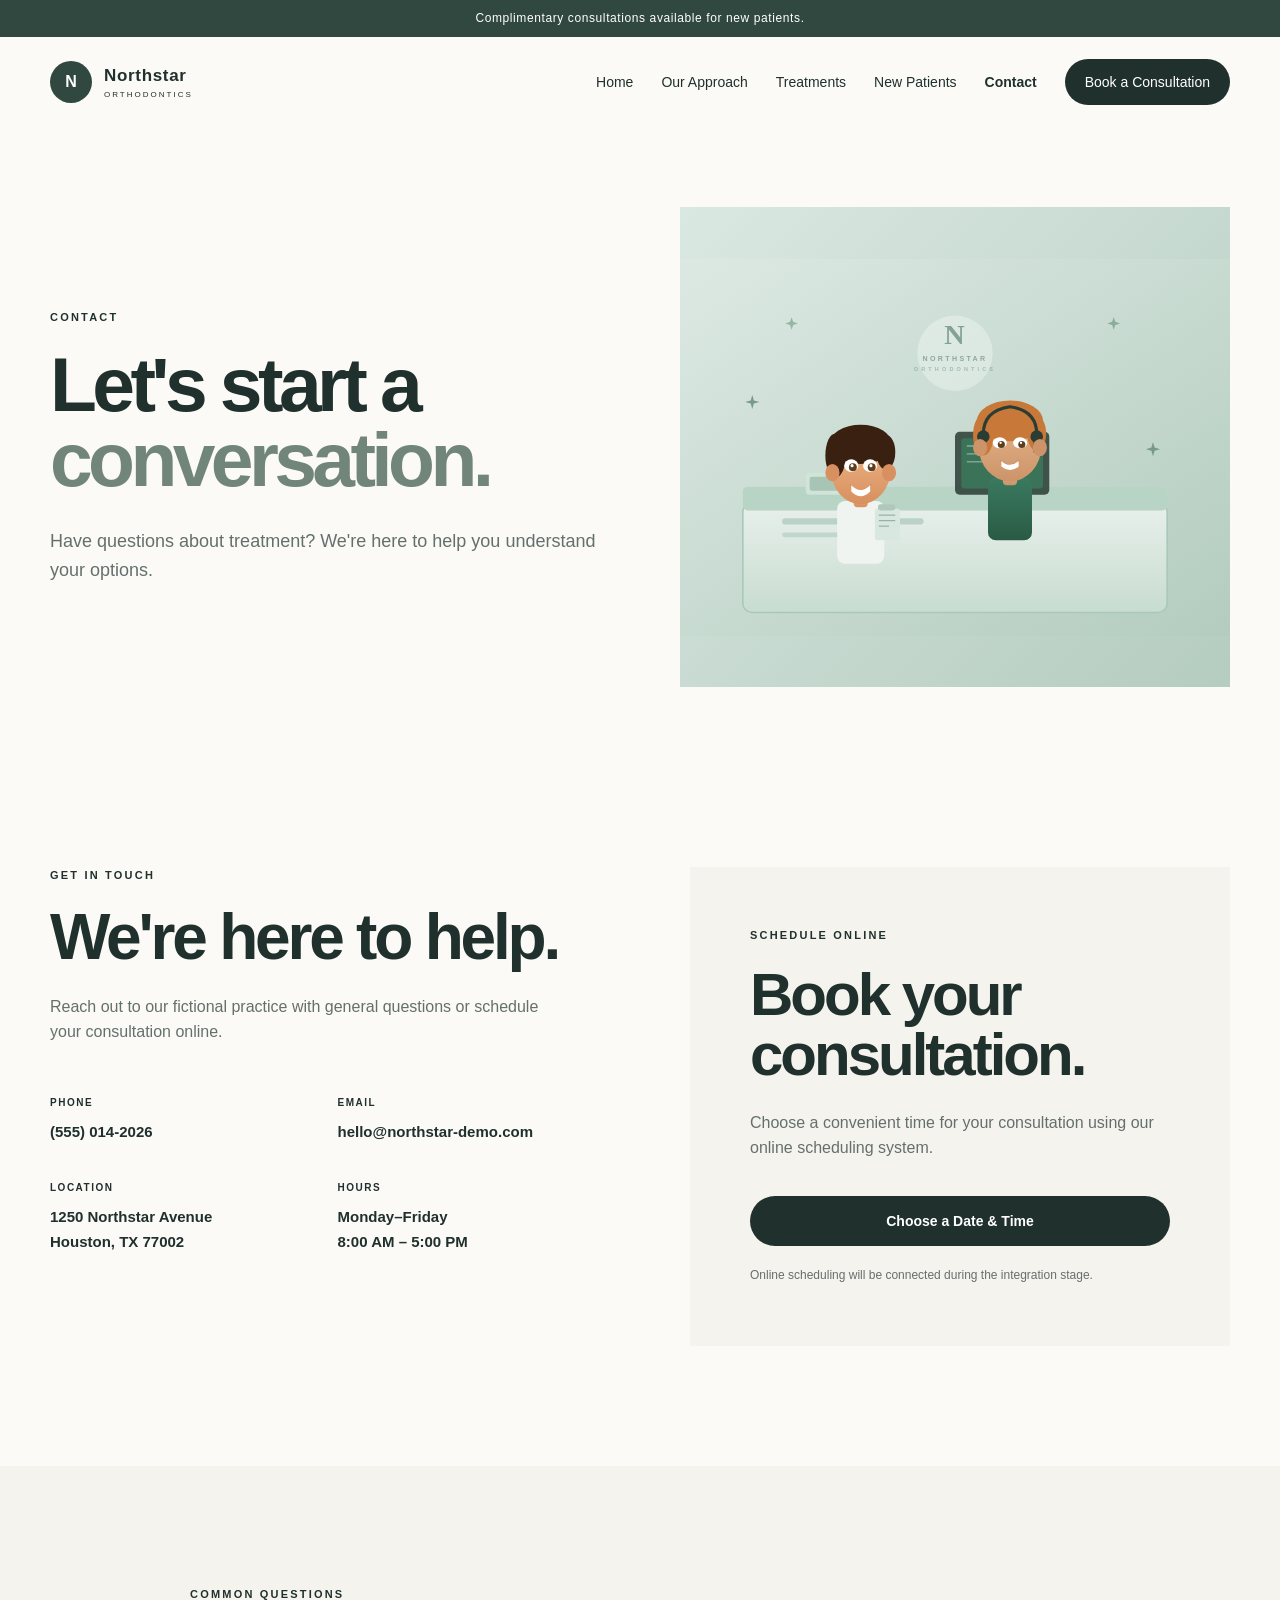
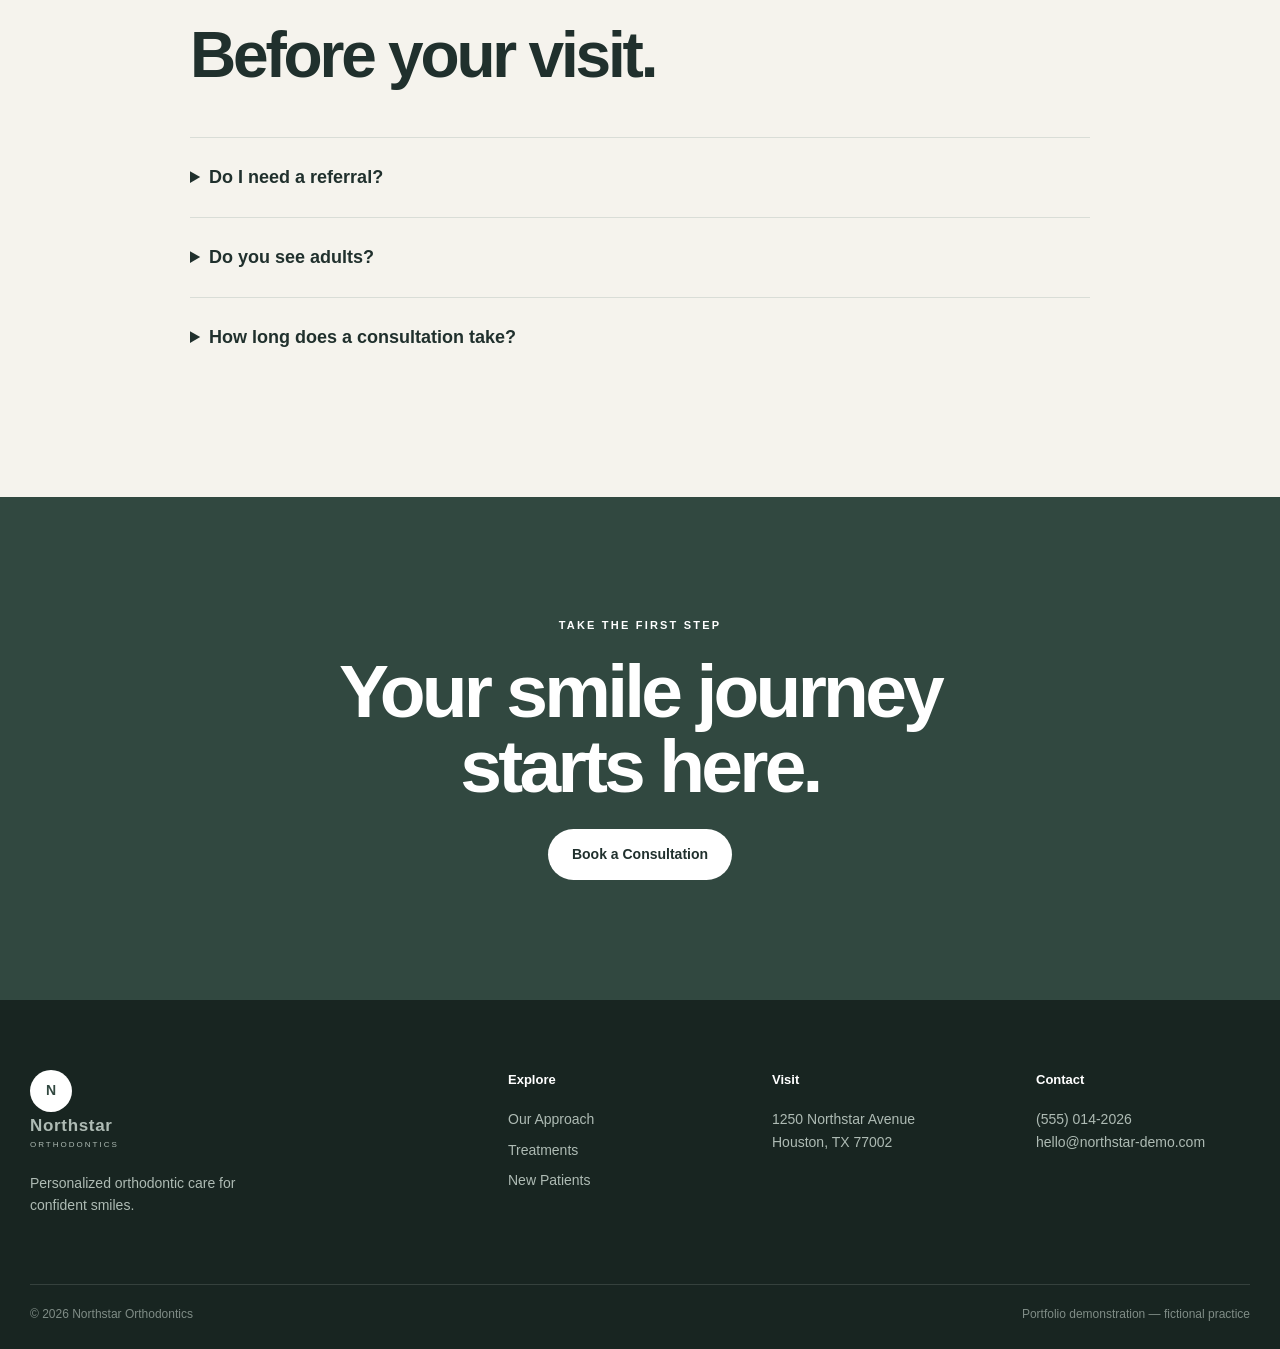
<file: app/contact.html>
<!DOCTYPE html>
<html lang="en">

<head>

    <meta charset="UTF-8">

    <meta
        name="viewport"
        content="width=device-width, initial-scale=1.0"
    >

    <meta
        name="description"
        content="Contact Northstar Orthodontics and schedule a consultation."
    >

    <title>Contact | Northstar Orthodontics</title>

    <link rel="stylesheet" href="css/styles.css">

</head>


<body>


<header class="site-header">

    <div class="announcement">
        Complimentary consultations available for new patients.
    </div>

    <nav class="navbar">

        <a href="index.html" class="brand">

            <span class="brand-mark">
                N
            </span>

            <span class="brand-text">
                <strong>Northstar</strong>
                <small>ORTHODONTICS</small>
            </span>

        </a>


        <button
            class="mobile-menu-button"
            id="mobileMenuButton"
            aria-label="Open navigation menu"
            aria-expanded="false"
        >
            ☰
        </button>


        <div class="nav-links" id="navLinks">

            <a href="index.html">
                Home
            </a>

            <a href="about.html">
                Our Approach
            </a>

            <a href="treatments.html">
                Treatments
            </a>

            <a href="new-patients.html">
                New Patients
            </a>

            <a
                href="contact.html"
                class="active"
            >
                Contact
            </a>

            <a
                href="#appointment"
                class="nav-cta"
            >
                Book a Consultation
            </a>

        </div>

    </nav>

</header>


<main>


<section class="page-hero contact-hero">

    <div class="page-hero-content">

        <span class="eyebrow">
            CONTACT
        </span>

        <h1>
            Let's start a
            <em>conversation.</em>
        </h1>

        <p>
            Have questions about treatment?
            We're here to help you understand
            your options.
        </p>

    </div>


    <div class="page-hero-visual">

<div class="image-placeholder" style="background:linear-gradient(135deg,#dae8e2,#b5ccc0);padding:0;overflow:hidden;">
            <svg xmlns="http://www.w3.org/2000/svg" width="100%" height="100%" viewBox="0 0 700 480" preserveAspectRatio="xMidYMid slice">
              <defs>
                <linearGradient id="ctBg" x1="0%" y1="0%" x2="100%" y2="100%">
                  <stop offset="0%" style="stop-color:#dce9e3"/>
                  <stop offset="100%" style="stop-color:#b4ccbf"/>
                </linearGradient>
                <linearGradient id="ptSkin" x1="0%" y1="0%" x2="0%" y2="100%">
                  <stop offset="0%" style="stop-color:#f0b888"/>
                  <stop offset="100%" style="stop-color:#d89060"/>
                </linearGradient>
                <linearGradient id="recSkin" x1="0%" y1="0%" x2="0%" y2="100%">
                  <stop offset="0%" style="stop-color:#e8b890"/>
                  <stop offset="100%" style="stop-color:#cc9468"/>
                </linearGradient>
                <linearGradient id="deskG" x1="0%" y1="0%" x2="0%" y2="100%">
                  <stop offset="0%" style="stop-color:#e8f0ec"/>
                  <stop offset="100%" style="stop-color:#c8dcd0"/>
                </linearGradient>
                <linearGradient id="scrubsC" x1="0%" y1="0%" x2="0%" y2="100%">
                  <stop offset="0%" style="stop-color:#3a7a60"/>
                  <stop offset="100%" style="stop-color:#2a5a44"/>
                </linearGradient>
              </defs>
              <rect width="700" height="480" fill="url(#ctBg)"/>

              <!-- Reception desk -->
              <rect x="80" y="310" width="540" height="140" rx="12" fill="url(#deskG)" stroke="#a8c8b8" stroke-width="2"/>
              <rect x="80" y="290" width="540" height="30" rx="6" fill="#b8d4c4"/>
              <!-- Desk surface details -->
              <rect x="130" y="330" width="180" height="8" rx="4" fill="#94b8a8" opacity="0.5"/>
              <rect x="130" y="348" width="120" height="6" rx="3" fill="#94b8a8" opacity="0.4"/>
              <!-- Monitor on desk -->
              <rect x="350" y="220" width="120" height="80" rx="6" fill="#2a3c34" opacity="0.85"/>
              <rect x="358" y="228" width="104" height="64" rx="4" fill="#3a8060" opacity="0.7"/>
              <!-- Screen glow lines -->
              <line x1="365" y1="238" x2="454" y2="238" stroke="white" stroke-width="2" opacity="0.4"/>
              <line x1="365" y1="248" x2="440" y2="248" stroke="white" stroke-width="2" opacity="0.3"/>
              <line x1="365" y1="258" x2="448" y2="258" stroke="white" stroke-width="2" opacity="0.35"/>
              <rect x="398" y="300" width="24" height="12" rx="3" fill="#2a3c34" opacity="0.7"/>
              <!-- Phone on desk -->
              <rect x="160" y="272" width="55" height="28" rx="5" fill="#d0e4d8"/>
              <rect x="165" y="277" width="40" height="18" rx="3" fill="#a8c4b4"/>

              <!-- Northstar logo hint on wall -->
              <circle cx="350" cy="120" r="48" fill="white" opacity="0.3"/>
              <text x="350" y="108" text-anchor="middle" font-family="serif" font-size="36" font-weight="bold" fill="#2e5e45" opacity="0.5">N</text>
              <text x="350" y="130" text-anchor="middle" font-family="sans-serif" font-size="9" letter-spacing="3" fill="#2e5e45" opacity="0.45">NORTHSTAR</text>
              <text x="350" y="143" text-anchor="middle" font-family="sans-serif" font-size="7" letter-spacing="4" fill="#4a8060" opacity="0.4">ORTHODONTICS</text>

              <!-- RECEPTIONIST behind desk -->
              <g transform="translate(420, 168)">
                <rect x="-28" y="110" width="56" height="80" rx="10" fill="url(#scrubsC)"/>
                <rect x="-9" y="96" width="18" height="24" rx="5" fill="url(#recSkin)"/>
                <ellipse cx="0" cy="70" rx="40" ry="45" fill="url(#recSkin)"/>
                <!-- Hair -->
                <ellipse cx="0" cy="38" rx="42" ry="26" fill="#c87838"/>
                <ellipse cx="-34" cy="56" rx="13" ry="26" fill="#c87838"/>
                <ellipse cx="34" cy="54" rx="12" ry="22" fill="#c87838"/>
                <!-- Headset -->
                <path d="M-34,55 Q-34,25 0,20 Q34,25 34,55" stroke="#2a3c34" stroke-width="4" fill="none"/>
                <circle cx="-34" cy="58" r="8" fill="#2a3c34"/>
                <circle cx="34" cy="58" r="8" fill="#2a3c34"/>
                <rect x="30" y="63" width="4" height="16" rx="2" fill="#2a3c34"/>
                <!-- Ears -->
                <ellipse cx="-38" cy="72" rx="9" ry="11" fill="#cc9468"/>
                <ellipse cx="38" cy="72" rx="9" ry="11" fill="#cc9468"/>
                <!-- Eyes -->
                <ellipse cx="-13" cy="66" rx="9" ry="7" fill="white"/>
                <ellipse cx="13" cy="66" rx="9" ry="7" fill="white"/>
                <circle cx="-11" cy="68" r="4.5" fill="#5c3d1e"/>
                <circle cx="15" cy="68" r="4.5" fill="#5c3d1e"/>
                <circle cx="-12" cy="66" r="1.5" fill="white"/>
                <circle cx="14" cy="66" r="1.5" fill="white"/>
                <!-- Warm smile -->
                <path d="M-13,88 Q0,100 13,88" stroke="#cc9468" stroke-width="1.8" fill="none"/>
                <path d="M-11,89 Q0,99 11,89 L11,96 Q0,105 -11,96Z" fill="white"/>
              </g>

              <!-- PATIENT at desk (left) -->
              <g transform="translate(230, 190)">
                <rect x="-30" y="118" width="60" height="80" rx="10" fill="#f0f4f1"/>
                <rect x="-9" y="104" width="18" height="22" rx="5" fill="url(#ptSkin)"/>
                <ellipse cx="0" cy="78" rx="38" ry="44" fill="url(#ptSkin)"/>
                <!-- Hair -->
                <ellipse cx="0" cy="46" rx="40" ry="25" fill="#3a2010"/>
                <ellipse cx="-32" cy="60" rx="13" ry="28" fill="#3a2010"/>
                <ellipse cx="32" cy="56" rx="12" ry="22" fill="#3a2010"/>
                <!-- Ears -->
                <ellipse cx="-36" cy="82" rx="9" ry="11" fill="#d89060"/>
                <ellipse cx="36" cy="82" rx="9" ry="11" fill="#d89060"/>
                <!-- Eyes -->
                <ellipse cx="-12" cy="73" rx="9" ry="8" fill="white"/>
                <ellipse cx="12" cy="73" rx="9" ry="8" fill="white"/>
                <circle cx="-10" cy="75" r="5" fill="#5c3d1e"/>
                <circle cx="14" cy="75" r="5" fill="#5c3d1e"/>
                <circle cx="-11" cy="73" r="2" fill="white"/>
                <circle cx="13" cy="73" r="2" fill="white"/>
                <!-- Happy smile -->
                <path d="M-14,97 Q0,112 14,97" stroke="#d89060" stroke-width="2" fill="none"/>
                <path d="M-12,98 Q0,110 12,98 L12,106 Q0,118 -12,106Z" fill="white"/>
                <!-- Clipboard in hands -->
                <rect x="18" y="128" width="32" height="40" rx="3" fill="#d8e8e0"/>
                <rect x="22" y="122" width="22" height="8" rx="3" fill="#b0c8bc"/>
                <line x1="23" y1="136" x2="44" y2="136" stroke="#94b0a4" stroke-width="1.5"/>
                <line x1="23" y1="143" x2="44" y2="143" stroke="#94b0a4" stroke-width="1.5"/>
                <line x1="23" y1="150" x2="36" y2="150" stroke="#94b0a4" stroke-width="1.5"/>
              </g>

              <!-- Stars / sparkle -->
              <path d="M90,180 L92,173 L94,180 L101,182 L94,184 L92,191 L90,184 L83,182Z" fill="#2e5e45" opacity="0.55"/>
              <path d="M600,240 L602,233 L604,240 L611,242 L604,244 L602,251 L600,244 L593,242Z" fill="#2e5e45" opacity="0.5"/>
              <path d="M550,80 L552,74 L554,80 L560,82 L554,84 L552,90 L550,84 L544,82Z" fill="#4a8060" opacity="0.5"/>
              <path d="M140,80 L142,74 L144,80 L150,82 L144,84 L142,90 L140,84 L134,82Z" fill="#4a8060" opacity="0.45"/>
            </svg>
        </div>

    </div>

</section>


<section class="section contact-section">


    <div class="contact-grid">


        <!-- CONTACT INFORMATION -->

        <div class="contact-information">

            <div class="section-label">
                GET IN TOUCH
            </div>

            <h2>
                We're here
                to help.
            </h2>

            <p>
                Reach out to our fictional practice
                with general questions or schedule
                your consultation online.
            </p>


            <div class="contact-details">

                <div>

                    <span>
                        PHONE
                    </span>

                    <strong>
                        (555) 014-2026
                    </strong>

                </div>


                <div>

                    <span>
                        EMAIL
                    </span>

                    <strong>
                        hello@northstar-demo.com
                    </strong>

                </div>


                <div>

                    <span>
                        LOCATION
                    </span>

                    <strong>
                        1250 Northstar Avenue
                        <br>
                        Houston, TX 77002
                    </strong>

                </div>


                <div>

                    <span>
                        HOURS
                    </span>

                    <strong>
                        Monday–Friday
                        <br>
                        8:00 AM – 5:00 PM
                    </strong>

                </div>

            </div>

        </div>


        <!-- APPOINTMENT -->

        <div
            class="appointment-card"
            id="appointment"
        >

            <span class="eyebrow">
                SCHEDULE ONLINE
            </span>

            <h2>
                Book your
                consultation.
            </h2>

            <p>
                Choose a convenient time for your
                consultation using our online
                scheduling system.
            </p>


            <!--

            FUTURE GOOGLE APPOINTMENT SCHEDULING

            We will replace this button with the
            actual Google Appointment Scheduling
            URL later.

            -->

            <a
                href="https://calendar.app.google/oYz8Zprxn7VSiUip8"
                class="button button-primary appointment-button"
                target="_blank"
                rel="noopener noreferrer"
            >
                Choose a Date & Time
            </a>


            <p class="appointment-note">
                Online scheduling will be connected
                during the integration stage.
            </p>

        </div>

    </div>

</section>


<section class="faq-section">

    <div class="faq-container">

        <div class="section-label">
            COMMON QUESTIONS
        </div>

        <h2>
            Before your visit.
        </h2>


        <div class="faq-list">


            <details>

                <summary>
                    Do I need a referral?
                </summary>

                <p>
                    No referral is required for our
                    fictional practice. Contact us
                    directly to schedule a consultation.
                </p>

            </details>


            <details>

                <summary>
                    Do you see adults?
                </summary>

                <p>
                    Yes. Orthodontic treatment can be
                    appropriate for children, teens,
                    and adults depending on individual needs.
                </p>

            </details>


            <details>

                <summary>
                    How long does a consultation take?
                </summary>

                <p>
                    Consultation length varies depending
                    on the evaluation and questions you
                    would like to discuss.
                </p>

            </details>


        </div>

    </div>

</section>


<section class="cta">

    <div class="cta-content">

        <span class="eyebrow">
            TAKE THE FIRST STEP
        </span>

        <h2>
            Your smile journey
            starts here.
        </h2>

        <a
            href="#appointment"
            class="button button-light"
        >
            Book a Consultation
        </a>

    </div>

</section>


</main>


<footer class="footer">

    <div class="footer-grid">

        <div class="footer-brand">

            <a
                href="index.html"
                class="brand brand-light"
            >

                <span class="brand-mark">
                    N
                </span>

                <span class="brand-text">
                    <strong>Northstar</strong>
                    <small>ORTHODONTICS</small>
                </span>

            </a>

            <p>
                Personalized orthodontic care
                for confident smiles.
            </p>

        </div>


        <div>

            <h4>
                Explore
            </h4>

            <a href="about.html">
                Our Approach
            </a>

            <a href="treatments.html">
                Treatments
            </a>

            <a href="new-patients.html">
                New Patients
            </a>

        </div>


        <div>

            <h4>
                Visit
            </h4>

            <p>
                1250 Northstar Avenue
                <br>
                Houston, TX 77002
            </p>

        </div>


        <div>

            <h4>
                Contact
            </h4>

            <p>
                (555) 014-2026
                <br>
                hello@northstar-demo.com
            </p>

        </div>

    </div>


    <div class="footer-bottom">

        <span>
            © 2026 Northstar Orthodontics
        </span>

        <span>
            Portfolio demonstration — fictional practice
        </span>

    </div>

</footer>


<script src="js/main.js"></script>

</body>
</html>
</file>
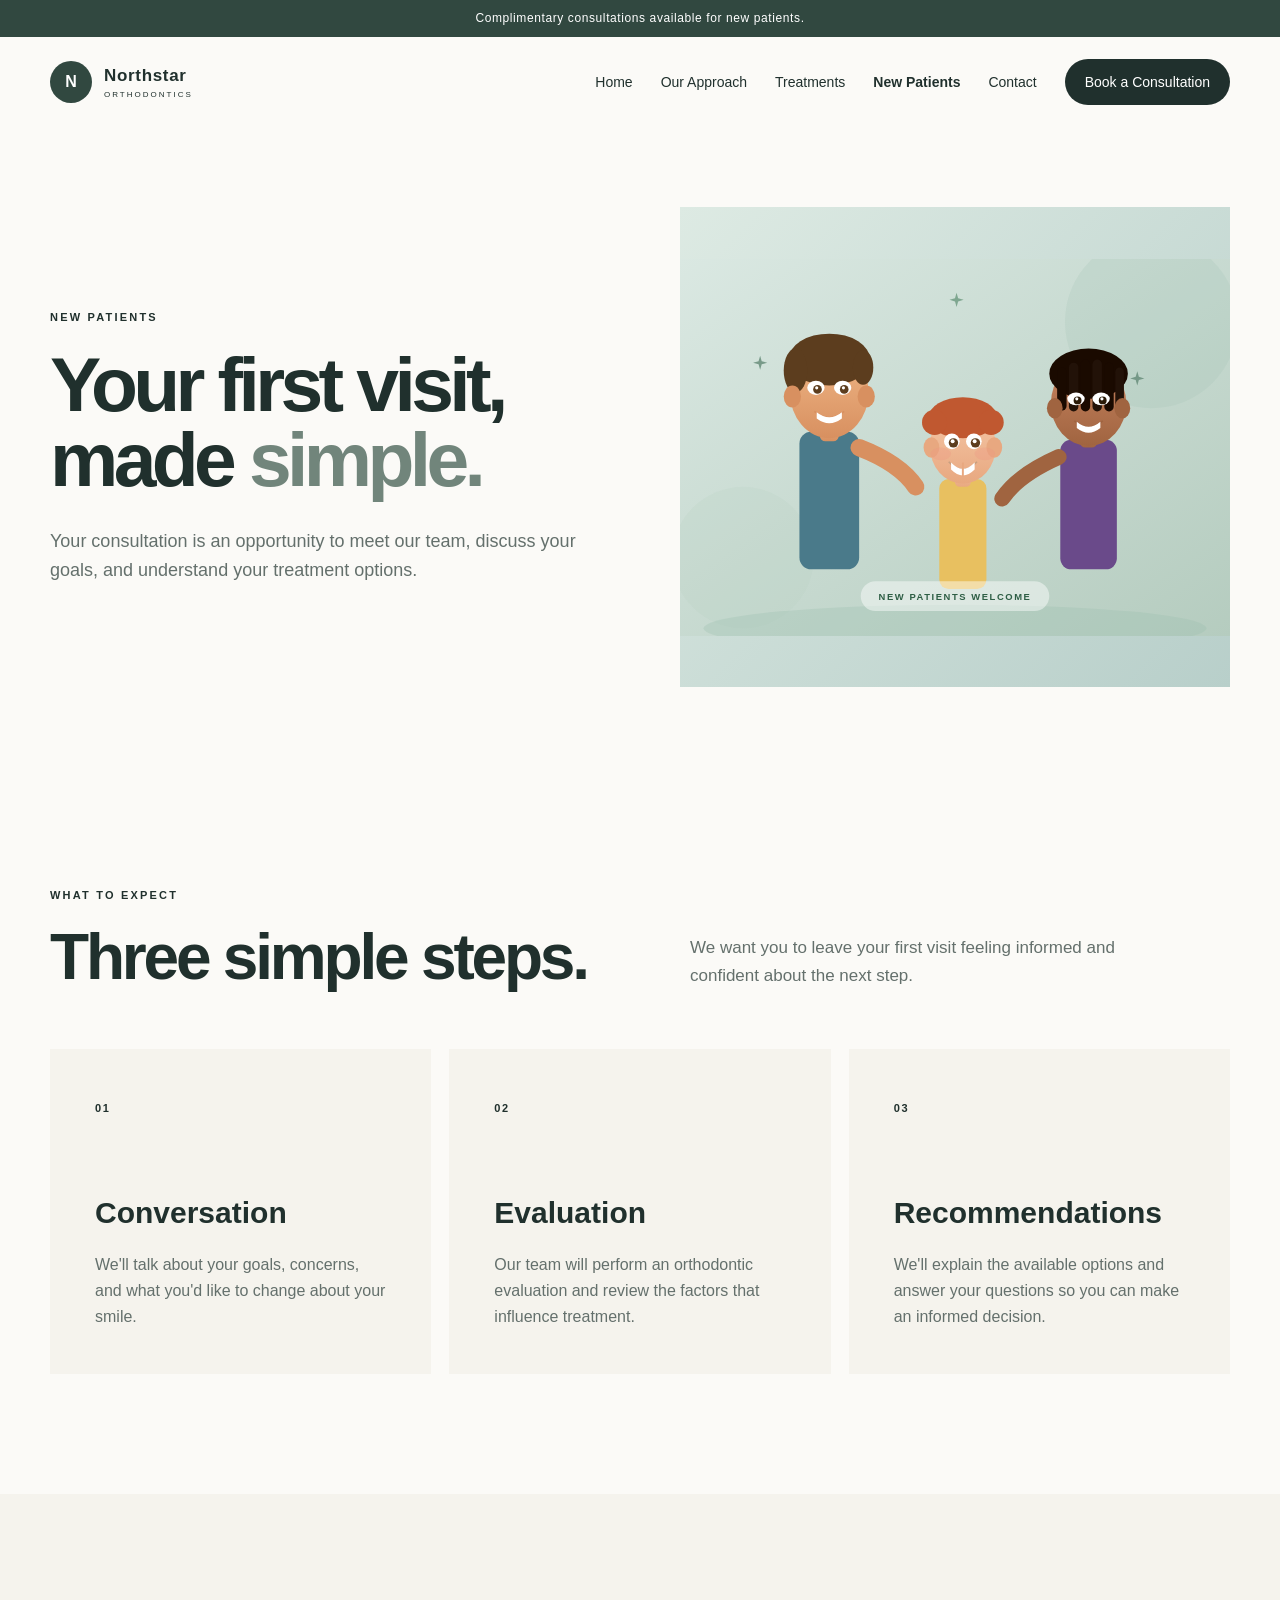
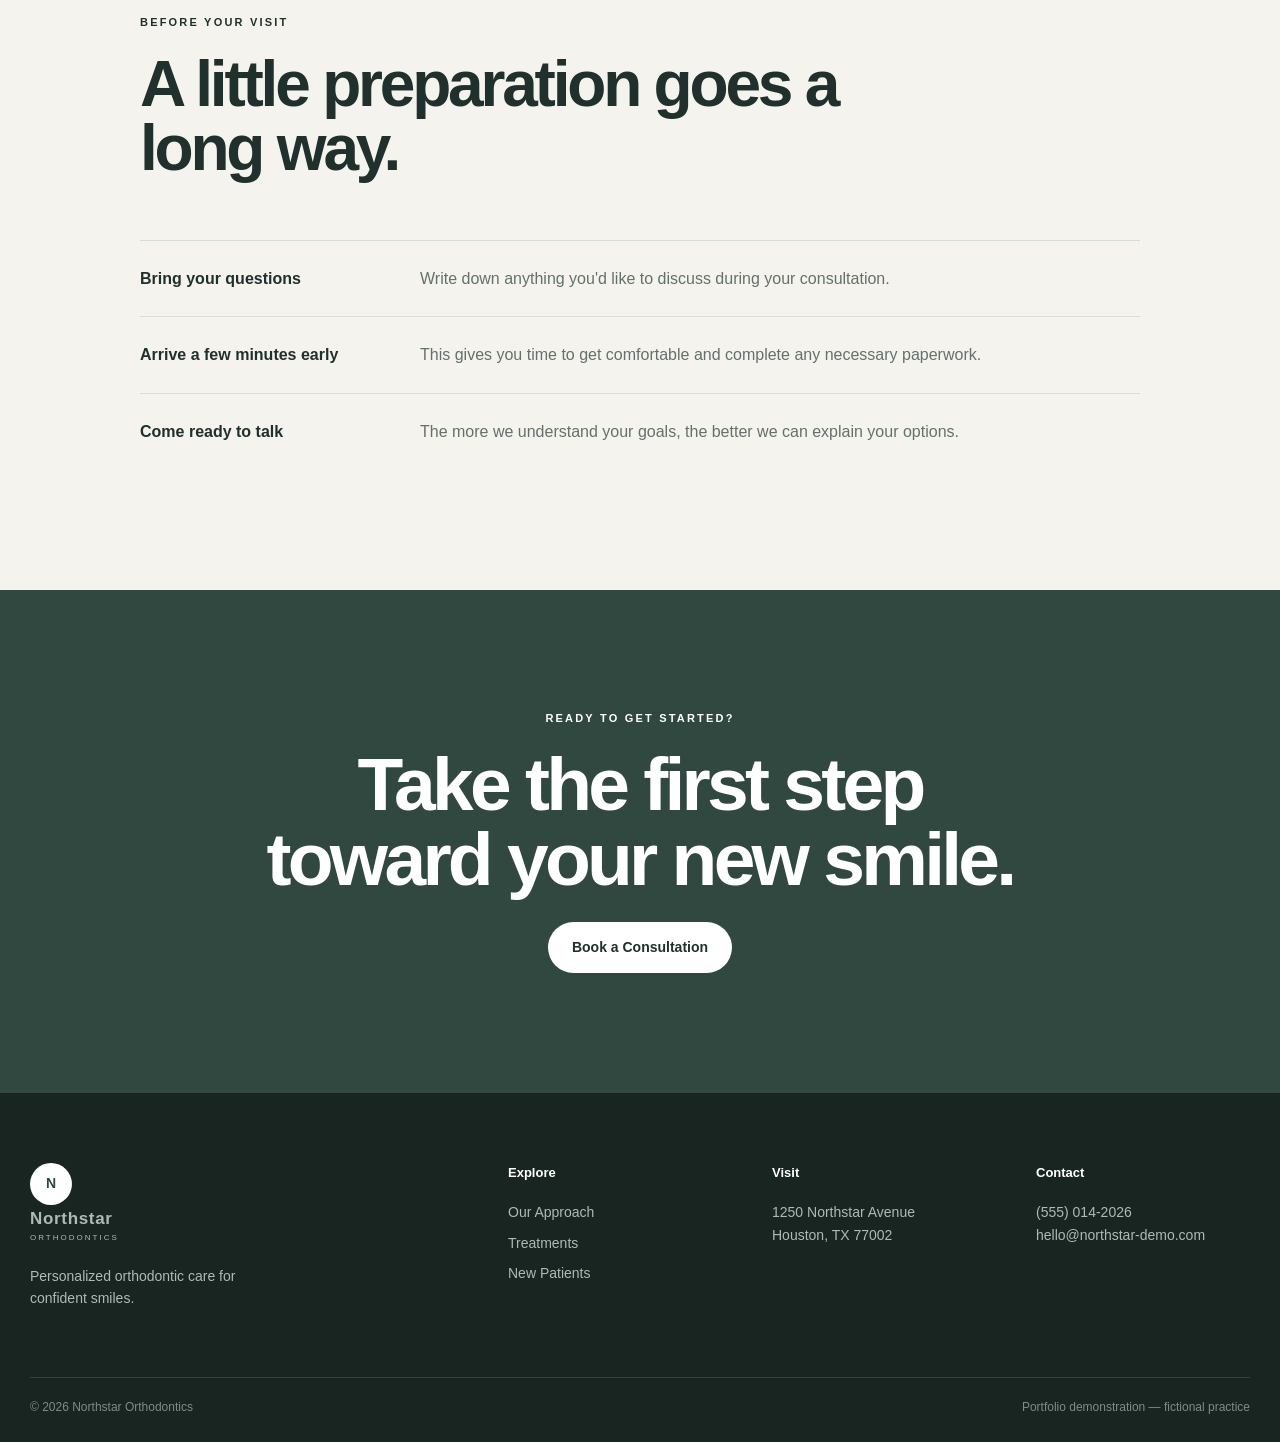
<file: app/new-patients.html>
<!DOCTYPE html>
<html lang="en">

<head>

    <meta charset="UTF-8">

    <meta
        name="viewport"
        content="width=device-width, initial-scale=1.0"
    >

    <meta
        name="description"
        content="Learn what to expect during your first orthodontic visit."
    >

    <title>New Patients | Northstar Orthodontics</title>

    <link rel="stylesheet" href="css/styles.css">

</head>


<body>


<header class="site-header">

    <div class="announcement">
        Complimentary consultations available for new patients.
    </div>

    <nav class="navbar">

        <a href="index.html" class="brand">

            <span class="brand-mark">
                N
            </span>

            <span class="brand-text">
                <strong>Northstar</strong>
                <small>ORTHODONTICS</small>
            </span>

        </a>


        <button
            class="mobile-menu-button"
            id="mobileMenuButton"
            aria-label="Open navigation menu"
            aria-expanded="false"
        >
            ☰
        </button>


        <div class="nav-links" id="navLinks">

            <a href="index.html">
                Home
            </a>

            <a href="about.html">
                Our Approach
            </a>

            <a href="treatments.html">
                Treatments
            </a>

            <a
                href="new-patients.html"
                class="active"
            >
                New Patients
            </a>

            <a href="contact.html">
                Contact
            </a>

            <a
                href="contact.html#appointment"
                class="nav-cta"
            >
                Book a Consultation
            </a>

        </div>

    </nav>

</header>


<main>


<section class="page-hero">

    <div class="page-hero-content">

        <span class="eyebrow">
            NEW PATIENTS
        </span>

        <h1>
            Your first visit,
            made <em>simple.</em>
        </h1>

        <p>
            Your consultation is an opportunity to meet
            our team, discuss your goals, and understand
            your treatment options.
        </p>

    </div>


    <div class="page-hero-visual">

<div class="image-placeholder" style="background:linear-gradient(135deg,#ddeae3,#b8cfca);padding:0;overflow:hidden;">
            <svg xmlns="http://www.w3.org/2000/svg" width="100%" height="100%" viewBox="0 0 700 480" preserveAspectRatio="xMidYMid slice">
              <defs>
                <linearGradient id="npBg" x1="0%" y1="0%" x2="100%" y2="100%">
                  <stop offset="0%" style="stop-color:#dae8e2"/>
                  <stop offset="100%" style="stop-color:#b5ccbf"/>
                </linearGradient>
                <linearGradient id="adultSkin" x1="0%" y1="0%" x2="0%" y2="100%">
                  <stop offset="0%" style="stop-color:#f0b888"/>
                  <stop offset="100%" style="stop-color:#d89060"/>
                </linearGradient>
                <linearGradient id="parentSkin2" x1="0%" y1="0%" x2="0%" y2="100%">
                  <stop offset="0%" style="stop-color:#c88460"/>
                  <stop offset="100%" style="stop-color:#a06440"/>
                </linearGradient>
                <linearGradient id="kidSkin2" x1="0%" y1="0%" x2="0%" y2="100%">
                  <stop offset="0%" style="stop-color:#f5c8a8"/>
                  <stop offset="100%" style="stop-color:#e8a880"/>
                </linearGradient>
              </defs>
              <rect width="700" height="480" fill="url(#npBg)"/>
              <circle cx="600" cy="80" r="110" fill="#a0c0b0" opacity="0.22"/>
              <circle cx="80" cy="380" r="90" fill="#b5ccbf" opacity="0.2"/>

              <!-- Ground / floor -->
              <ellipse cx="350" cy="470" rx="320" ry="30" fill="#9abcac" opacity="0.3"/>

              <!-- PARENT 1 (left, taller) -->
              <g transform="translate(190, 70)">
                <rect x="-38" y="150" width="76" height="175" rx="15" fill="#4a7a8a"/>
                <rect x="-12" y="130" width="24" height="32" rx="7" fill="url(#adultSkin)"/>
                <ellipse cx="0" cy="100" rx="50" ry="58" fill="url(#adultSkin)"/>
                <ellipse cx="0" cy="58" rx="52" ry="33" fill="#5c3d1e"/>
                <ellipse cx="-43" cy="72" rx="15" ry="28" fill="#5c3d1e"/>
                <ellipse cx="43" cy="68" rx="13" ry="22" fill="#5c3d1e"/>
                <ellipse cx="-47" cy="105" rx="11" ry="14" fill="#d89060"/>
                <ellipse cx="47" cy="105" rx="11" ry="14" fill="#d89060"/>
                <ellipse cx="-17" cy="94" rx="11" ry="9" fill="white"/>
                <ellipse cx="17" cy="94" rx="11" ry="9" fill="white"/>
                <circle cx="-15" cy="96" r="5.5" fill="#5c3d1e"/>
                <circle cx="19" cy="96" r="5.5" fill="#5c3d1e"/>
                <circle cx="-16" cy="94" r="2" fill="white"/>
                <circle cx="18" cy="94" r="2" fill="white"/>
                <path d="M-19,124 Q0,140 19,124" stroke="#d89060" stroke-width="2" fill="none"/>
                <path d="M-16,125 Q0,138 16,125 L16,133 Q0,145 -16,133Z" fill="white"/>
                <!-- Arm reaching toward child -->
                <path d="M38,170 Q90,190 110,220" stroke="#d89060" stroke-width="22" fill="none" stroke-linecap="round"/>
              </g>

              <!-- CHILD (center) -->
              <g transform="translate(360, 160)">
                <rect x="-30" y="120" width="60" height="140" rx="12" fill="#e8c060"/>
                <rect x="-10" y="104" width="20" height="26" rx="6" fill="url(#kidSkin2)"/>
                <ellipse cx="0" cy="78" rx="42" ry="48" fill="url(#kidSkin2)"/>
                <!-- Pigtails -->
                <ellipse cx="0" cy="42" rx="44" ry="26" fill="#c05830"/>
                <circle cx="-36" cy="48" r="16" fill="#c05830"/>
                <circle cx="36" cy="48" r="16" fill="#c05830"/>
                <ellipse cx="-40" cy="80" rx="10" ry="13" fill="#e8a880"/>
                <ellipse cx="40" cy="80" rx="10" ry="13" fill="#e8a880"/>
                <!-- Eyes (big, happy) -->
                <ellipse cx="-14" cy="72" rx="10" ry="10" fill="white"/>
                <ellipse cx="14" cy="72" rx="10" ry="10" fill="white"/>
                <circle cx="-12" cy="74" r="6" fill="#5c3d1e"/>
                <circle cx="16" cy="74" r="6" fill="#5c3d1e"/>
                <circle cx="-13" cy="72" r="2.5" fill="white"/>
                <circle cx="15" cy="72" r="2.5" fill="white"/>
                <!-- Big gap-toothed smile -->
                <path d="M-18,98 Q0,118 18,98" stroke="#c8a080" stroke-width="2" fill="none"/>
                <path d="M-15,99 Q0,115 15,99 L15,108 Q0,123 -15,108Z" fill="white"/>
                <line x1="0" y1="99" x2="0" y2="117" stroke="#e8a880" stroke-width="2.5"/>
                <!-- Cheeks -->
                <ellipse cx="-28" cy="88" rx="13" ry="8" fill="#f09080" opacity="0.25"/>
                <ellipse cx="28" cy="88" rx="13" ry="8" fill="#f09080" opacity="0.25"/>
              </g>

              <!-- PARENT 2 (right) -->
              <g transform="translate(520, 90)">
                <rect x="-36" y="140" width="72" height="165" rx="14" fill="#6a4a8a"/>
                <rect x="-11" y="122" width="22" height="28" rx="7" fill="url(#parentSkin2)"/>
                <ellipse cx="0" cy="94" rx="48" ry="54" fill="url(#parentSkin2)"/>
                <!-- Locs / natural hair -->
                <ellipse cx="0" cy="56" rx="50" ry="32" fill="#1a0a00"/>
                <rect x="-40" y="48" width="12" height="55" rx="6" fill="#1a0a00"/>
                <rect x="-25" y="42" width="12" height="62" rx="6" fill="#221208"/>
                <rect x="-10" y="38" width="12" height="66" rx="6" fill="#1a0a00"/>
                <rect x="5" y="38" width="12" height="66" rx="6" fill="#221208"/>
                <rect x="20" y="42" width="12" height="62" rx="6" fill="#1a0a00"/>
                <rect x="34" y="48" width="11" height="55" rx="6" fill="#221208"/>
                <ellipse cx="-43" cy="100" rx="10" ry="13" fill="#a06440"/>
                <ellipse cx="43" cy="100" rx="10" ry="13" fill="#a06440"/>
                <ellipse cx="-16" cy="88" rx="11" ry="8" fill="white"/>
                <ellipse cx="16" cy="88" rx="11" ry="8" fill="white"/>
                <circle cx="-14" cy="90" r="5" fill="#2a1a08"/>
                <circle cx="18" cy="90" r="5" fill="#2a1a08"/>
                <circle cx="-15" cy="88" r="2" fill="white"/>
                <circle cx="17" cy="88" r="2" fill="white"/>
                <path d="M-18,116 Q0,132 18,116" stroke="#a06440" stroke-width="2" fill="none"/>
                <path d="M-15,117 Q0,130 15,117 L15,125 Q0,137 -15,125Z" fill="white"/>
                <!-- Arm toward child -->
                <path d="M-38,162 Q-90,185 -110,215" stroke="#a06440" stroke-width="20" fill="none" stroke-linecap="round"/>
              </g>

              <!-- Welcome / star accents -->
              <path d="M100,130 L102,123 L104,130 L111,132 L104,134 L102,141 L100,134 L93,132Z" fill="#2e5e45" opacity="0.55"/>
              <path d="M580,150 L582,143 L584,150 L591,152 L584,154 L582,161 L580,154 L573,152Z" fill="#2e5e45" opacity="0.5"/>
              <path d="M350,50 L352,43 L354,50 L361,52 L354,54 L352,61 L350,54 L343,52Z" fill="#4a8060" opacity="0.6"/>

              <!-- "New Patients Welcome" banner suggestion -->
              <rect x="230" y="410" width="240" height="38" rx="19" fill="white" opacity="0.45"/>
              <text x="350" y="434" text-anchor="middle" font-family="sans-serif" font-size="12" font-weight="bold" letter-spacing="2" fill="#2e5e45">NEW PATIENTS WELCOME</text>
            </svg>
        </div>

    </div>

</section>


<section class="section">

    <div class="section-heading">

        <div>

            <div class="section-label">
                WHAT TO EXPECT
            </div>

            <h2>
                Three simple steps.
            </h2>

        </div>

        <p>
            We want you to leave your first visit
            feeling informed and confident about
            the next step.
        </p>

    </div>


    <div class="visit-grid">


        <article class="visit-card">

            <span>
                01
            </span>

            <h3>
                Conversation
            </h3>

            <p>
                We'll talk about your goals, concerns,
                and what you'd like to change about
                your smile.
            </p>

        </article>


        <article class="visit-card">

            <span>
                02
            </span>

            <h3>
                Evaluation
            </h3>

            <p>
                Our team will perform an orthodontic
                evaluation and review the factors
                that influence treatment.
            </p>

        </article>


        <article class="visit-card">

            <span>
                03
            </span>

            <h3>
                Recommendations
            </h3>

            <p>
                We'll explain the available options
                and answer your questions so you can
                make an informed decision.
            </p>

        </article>


    </div>

</section>


<section class="info-section">

    <div class="info-content">

        <span class="eyebrow">
            BEFORE YOUR VISIT
        </span>

        <h2>
            A little preparation
            goes a long way.
        </h2>

        <div class="info-list">

            <div>
                <strong>
                    Bring your questions
                </strong>

                <p>
                    Write down anything you'd like
                    to discuss during your consultation.
                </p>
            </div>


            <div>
                <strong>
                    Arrive a few minutes early
                </strong>

                <p>
                    This gives you time to get comfortable
                    and complete any necessary paperwork.
                </p>
            </div>


            <div>
                <strong>
                    Come ready to talk
                </strong>

                <p>
                    The more we understand your goals,
                    the better we can explain your options.
                </p>
            </div>

        </div>

    </div>

</section>


<section class="cta">

    <div class="cta-content">

        <span class="eyebrow">
            READY TO GET STARTED?
        </span>

        <h2>
            Take the first step
            toward your new smile.
        </h2>

        <a
            href="contact.html#appointment"
            class="button button-light"
        >
            Book a Consultation
        </a>

    </div>

</section>


</main>


<footer class="footer">

    <div class="footer-grid">

        <div class="footer-brand">

            <a
                href="index.html"
                class="brand brand-light"
            >

                <span class="brand-mark">
                    N
                </span>

                <span class="brand-text">
                    <strong>Northstar</strong>
                    <small>ORTHODONTICS</small>
                </span>

            </a>

            <p>
                Personalized orthodontic care
                for confident smiles.
            </p>

        </div>


        <div>

            <h4>
                Explore
            </h4>

            <a href="about.html">
                Our Approach
            </a>

            <a href="treatments.html">
                Treatments
            </a>

            <a href="new-patients.html">
                New Patients
            </a>

        </div>


        <div>

            <h4>
                Visit
            </h4>

            <p>
                1250 Northstar Avenue
                <br>
                Houston, TX 77002
            </p>

        </div>


        <div>

            <h4>
                Contact
            </h4>

            <p>
                (555) 014-2026
                <br>
                hello@northstar-demo.com
            </p>

        </div>

    </div>


    <div class="footer-bottom">

        <span>
            © 2026 Northstar Orthodontics
        </span>

        <span>
            Portfolio demonstration — fictional practice
        </span>

    </div>

</footer>


<script src="js/main.js"></script>

</body>
</html>
</file>
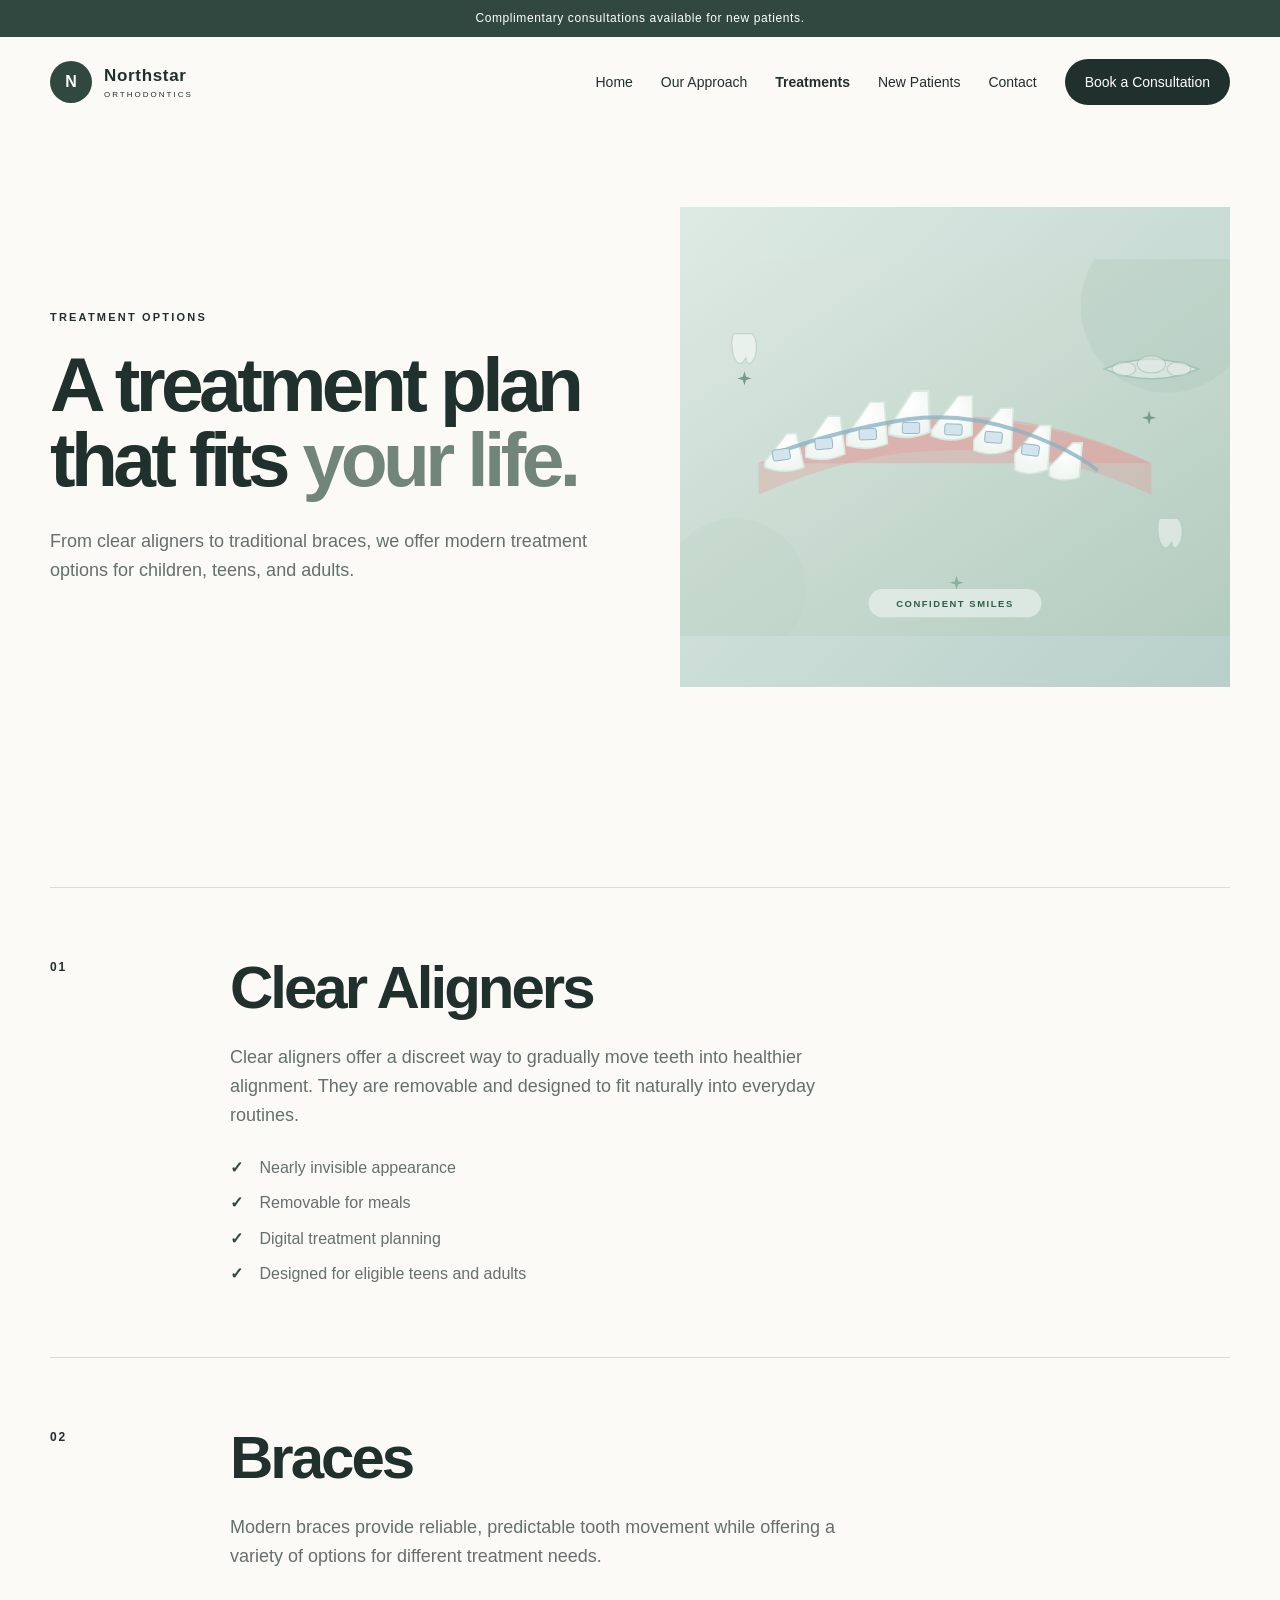
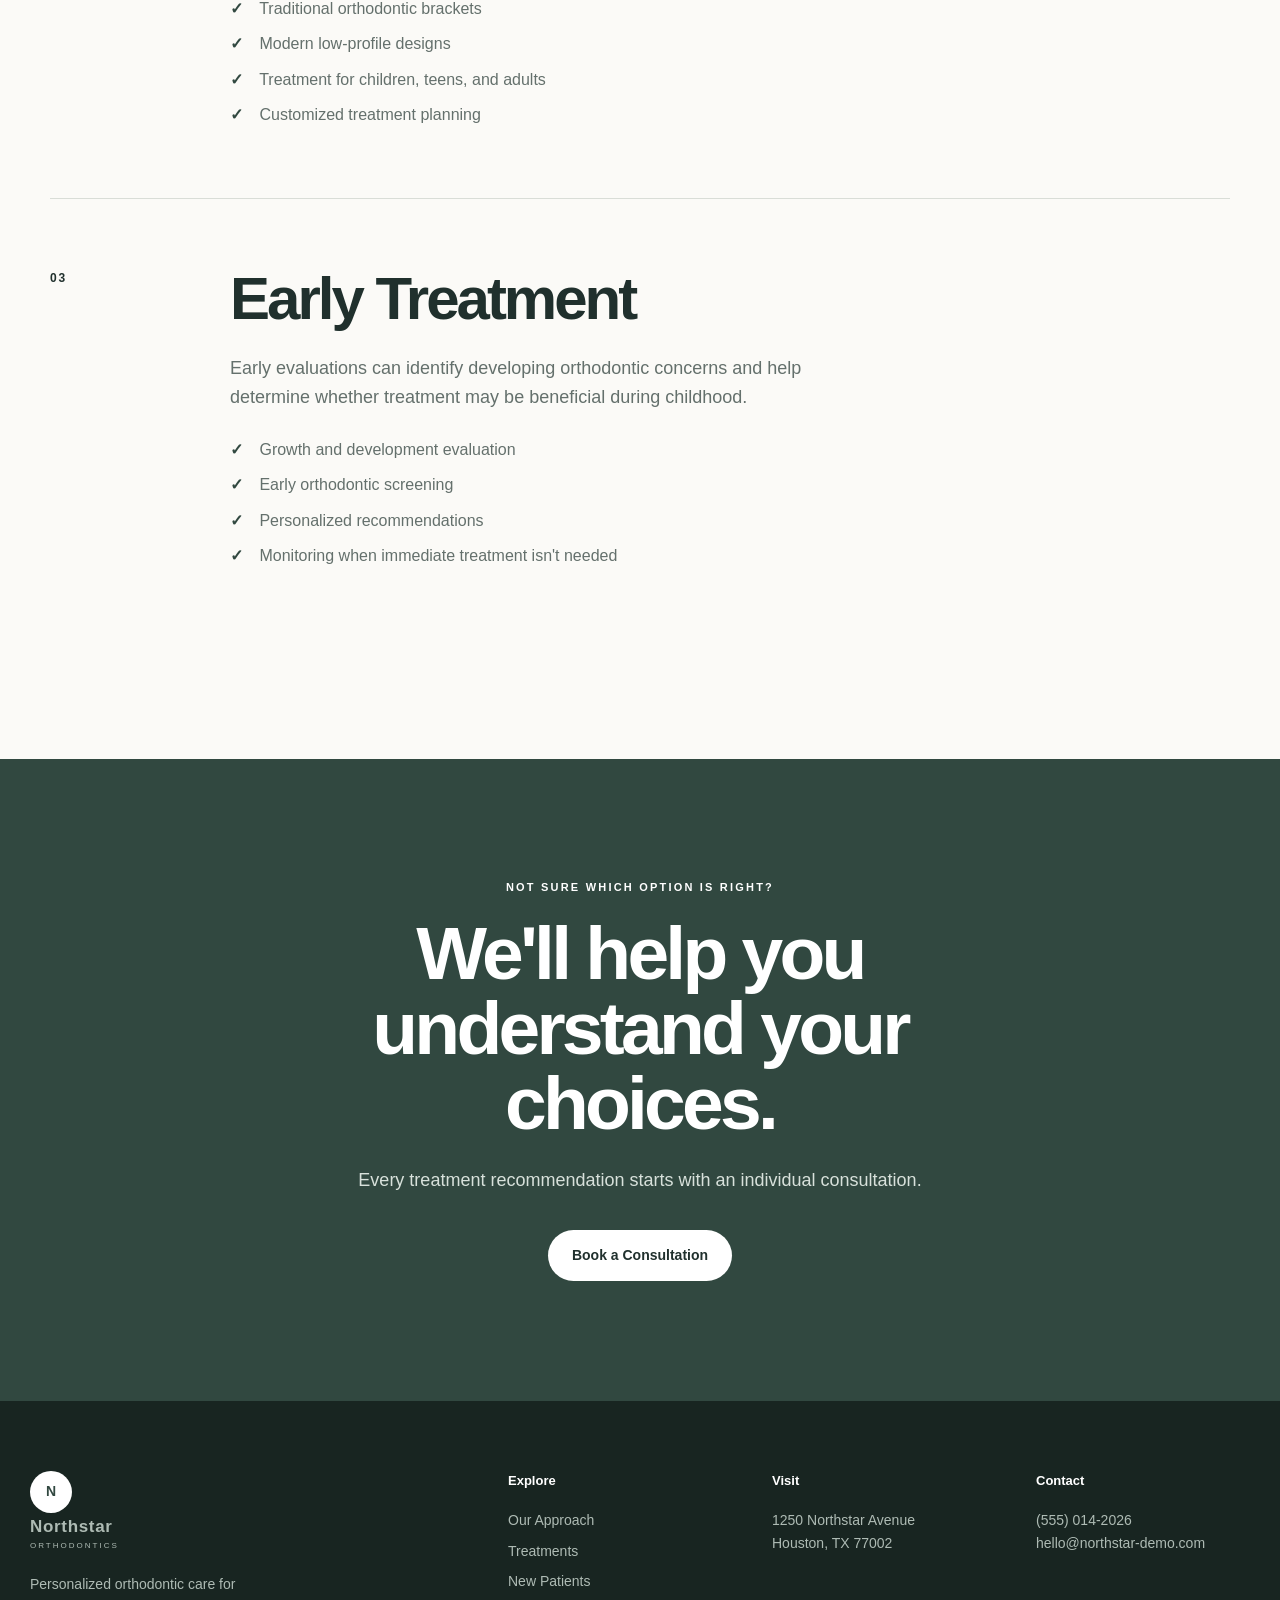
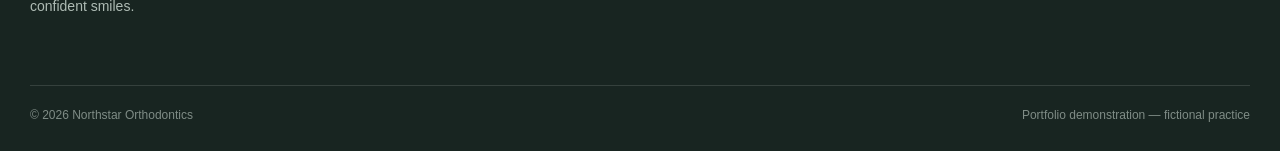
<file: app/treatments.html>
<!DOCTYPE html>
<html lang="en">

<head>

    <meta charset="UTF-8">

    <meta
        name="viewport"
        content="width=device-width, initial-scale=1.0"
    >

    <meta
        name="description"
        content="Explore orthodontic treatment options at Northstar Orthodontics."
    >

    <title>Treatments | Northstar Orthodontics</title>

    <link rel="stylesheet" href="css/styles.css">

</head>


<body>


<header class="site-header">

    <div class="announcement">
        Complimentary consultations available for new patients.
    </div>

    <nav class="navbar">

        <a href="index.html" class="brand">

            <span class="brand-mark">
                N
            </span>

            <span class="brand-text">
                <strong>Northstar</strong>
                <small>ORTHODONTICS</small>
            </span>

        </a>


        <button
            class="mobile-menu-button"
            id="mobileMenuButton"
            aria-label="Open navigation menu"
            aria-expanded="false"
        >
            ☰
        </button>


        <div class="nav-links" id="navLinks">

            <a href="index.html">
                Home
            </a>

            <a href="about.html">
                Our Approach
            </a>

            <a
                href="treatments.html"
                class="active"
            >
                Treatments
            </a>

            <a href="new-patients.html">
                New Patients
            </a>

            <a href="contact.html">
                Contact
            </a>

            <a
                href="contact.html#appointment"
                class="nav-cta"
            >
                Book a Consultation
            </a>

        </div>

    </nav>

</header>


<main>


<section class="page-hero">

    <div class="page-hero-content">

        <span class="eyebrow">
            TREATMENT OPTIONS
        </span>

        <h1>
            A treatment
            plan that fits
            <em>your life.</em>
        </h1>

        <p>
            From clear aligners to traditional braces,
            we offer modern treatment options for
            children, teens, and adults.
        </p>

    </div>


    <div class="page-hero-visual">

<div class="image-placeholder" style="background:linear-gradient(135deg,#ddeae3,#b8cfca);padding:0;overflow:hidden;">
            <svg xmlns="http://www.w3.org/2000/svg" width="100%" height="100%" viewBox="0 0 700 480" preserveAspectRatio="xMidYMid slice">
              <defs>
                <linearGradient id="txBg" x1="0%" y1="0%" x2="100%" y2="100%">
                  <stop offset="0%" style="stop-color:#dce8e2"/>
                  <stop offset="100%" style="stop-color:#b4ccbf"/>
                </linearGradient>
                <radialGradient id="toothR" cx="50%" cy="30%" r="70%">
                  <stop offset="0%" style="stop-color:#ffffff"/>
                  <stop offset="100%" style="stop-color:#eff5f1"/>
                </radialGradient>
              </defs>
              <rect width="700" height="480" fill="url(#txBg)"/>
              <circle cx="620" cy="60" r="110" fill="#a4c0b2" opacity="0.25"/>
              <circle cx="70" cy="420" r="90" fill="#b2ccbf" opacity="0.2"/>

              <!-- Big central smile / teeth motif -->
              <!-- Gum arc -->
              <path d="M100,260 Q350,140 600,260" fill="#e89090" opacity="0.35"/>
              <path d="M100,260 Q350,148 600,260 L600,300 Q350,186 100,300Z" fill="#e89090" opacity="0.3"/>

              <!-- 7 teeth in arc -->
              <!-- Tooth 1 (far left) -->
              <path d="M108,258 L136,222 L148,222 L158,265 Q133,275 108,265Z" fill="url(#toothR)" stroke="#d8e8e0" stroke-width="2"/>
              <!-- Tooth 2 -->
              <path d="M160,240 L188,200 L204,200 L210,248 Q185,260 160,252Z" fill="url(#toothR)" stroke="#d8e8e0" stroke-width="2"/>
              <!-- Tooth 3 -->
              <path d="M212,225 L242,182 L260,182 L264,235 Q238,246 212,237Z" fill="url(#toothR)" stroke="#d8e8e0" stroke-width="2"/>
              <!-- Center tooth -->
              <path d="M266,215 L296,168 L316,168 L318,220 Q292,232 266,223Z" fill="url(#toothR)" stroke="#d8e8e0" stroke-width="2.5"/>
              <!-- Tooth 5 -->
              <path d="M320,218 L354,174 L372,174 L372,224 Q346,236 320,225Z" fill="url(#toothR)" stroke="#d8e8e0" stroke-width="2"/>
              <!-- Tooth 6 -->
              <path d="M374,230 L408,190 L424,190 L422,242 Q396,253 374,243Z" fill="url(#toothR)" stroke="#d8e8e0" stroke-width="2"/>
              <!-- Tooth 7 -->
              <path d="M426,248 L458,212 L472,212 L468,268 Q442,278 426,268Z" fill="url(#toothR)" stroke="#d8e8e0" stroke-width="2"/>
              <!-- Tooth 8 (far right) -->
              <path d="M470,265 L500,234 L512,234 L508,278 Q484,285 470,276Z" fill="url(#toothR)" stroke="#d8e8e0" stroke-width="2"/>

              <!-- Braces wire across teeth -->
              <path d="M120,248 Q200,218 290,204 Q380,192 480,238 Q510,252 530,268" 
                    stroke="#8bb4c4" stroke-width="5" fill="none" stroke-linecap="round" opacity="0.8"/>

              <!-- Brackets on teeth -->
              <g fill="#d4e4ec" stroke="#94b4c4" stroke-width="1.2">
                <rect x="118" y="242" width="22" height="14" rx="2.5" transform="rotate(-8,129,249)"/>
                <rect x="172" y="228" width="22" height="14" rx="2.5" transform="rotate(-5,183,235)"/>
                <rect x="228" y="216" width="22" height="14" rx="2.5" transform="rotate(-2,239,223)"/>
                <rect x="283" y="208" width="22" height="14" rx="2.5"/>
                <rect x="337" y="210" width="22" height="14" rx="2.5" transform="rotate(2,348,217)"/>
                <rect x="388" y="220" width="22" height="14" rx="2.5" transform="rotate(4,399,227)"/>
                <rect x="435" y="236" width="22" height="14" rx="2.5" transform="rotate(7,446,243)"/>
              </g>

              <!-- Floating aligner shape top right -->
              <g transform="translate(540, 110)" opacity="0.6">
                <path d="M0,30 Q60,5 120,30 Q60,55 0,30Z" fill="white" opacity="0.7" stroke="#8ab0a0" stroke-width="2"/>
                <ellipse cx="25" cy="30" rx="15" ry="9" fill="white" opacity="0.5" stroke="#8ab0a0" stroke-width="1.5"/>
                <ellipse cx="60" cy="24" rx="18" ry="11" fill="white" opacity="0.55" stroke="#8ab0a0" stroke-width="1.5"/>
                <ellipse cx="95" cy="30" rx="15" ry="9" fill="white" opacity="0.5" stroke="#8ab0a0" stroke-width="1.5"/>
              </g>

              <!-- Small tooth icons floating -->
              <g transform="translate(68, 95)" opacity="0.5">
                <path d="M0,0 L24,0 Q32,10 28,28 Q24,38 20,38 Q16,38 16,30 Q12,38 8,38 Q4,38 0,28 Q-4,10 0,0Z" fill="white" stroke="#b0c8bc" stroke-width="1.5"/>
              </g>
              <g transform="translate(610, 330)" opacity="0.45">
                <path d="M0,0 L24,0 Q32,10 28,28 Q24,38 20,38 Q16,38 16,30 Q12,38 8,38 Q4,38 0,28 Q-4,10 0,0Z" fill="white" stroke="#b0c8bc" stroke-width="1.5"/>
              </g>

              <!-- Stars -->
              <path d="M80,150 L82,143 L84,150 L91,152 L84,154 L82,161 L80,154 L73,152Z" fill="#2e5e45" opacity="0.55"/>
              <path d="M595,200 L597,193 L599,200 L606,202 L599,204 L597,211 L595,204 L588,202Z" fill="#2e5e45" opacity="0.5"/>
              <path d="M350,410 L352,403 L354,410 L361,412 L354,414 L352,421 L350,414 L343,412Z" fill="#4a8060" opacity="0.45"/>

              <!-- Label at bottom -->
              <rect x="240" y="420" width="220" height="36" rx="18" fill="white" opacity="0.45"/>
              <text x="350" y="443" text-anchor="middle" font-family="sans-serif" font-size="12" font-weight="bold" letter-spacing="2" fill="#2e5e45">CONFIDENT SMILES</text>
            </svg>
        </div>

    </div>

</section>


<section class="section treatment-list">


    <article class="treatment-detail">

        <div class="treatment-detail-number">
            01
        </div>

        <div>

            <h2>
                Clear Aligners
            </h2>

            <p>
                Clear aligners offer a discreet way to
                gradually move teeth into healthier
                alignment. They are removable and
                designed to fit naturally into everyday
                routines.
            </p>

            <ul>

                <li>
                    Nearly invisible appearance
                </li>

                <li>
                    Removable for meals
                </li>

                <li>
                    Digital treatment planning
                </li>

                <li>
                    Designed for eligible teens and adults
                </li>

            </ul>

        </div>

    </article>


    <article class="treatment-detail">

        <div class="treatment-detail-number">
            02
        </div>

        <div>

            <h2>
                Braces
            </h2>

            <p>
                Modern braces provide reliable,
                predictable tooth movement while
                offering a variety of options for
                different treatment needs.
            </p>

            <ul>

                <li>
                    Traditional orthodontic brackets
                </li>

                <li>
                    Modern low-profile designs
                </li>

                <li>
                    Treatment for children, teens, and adults
                </li>

                <li>
                    Customized treatment planning
                </li>

            </ul>

        </div>

    </article>


    <article class="treatment-detail">

        <div class="treatment-detail-number">
            03
        </div>

        <div>

            <h2>
                Early Treatment
            </h2>

            <p>
                Early evaluations can identify developing
                orthodontic concerns and help determine
                whether treatment may be beneficial during
                childhood.
            </p>

            <ul>

                <li>
                    Growth and development evaluation
                </li>

                <li>
                    Early orthodontic screening
                </li>

                <li>
                    Personalized recommendations
                </li>

                <li>
                    Monitoring when immediate treatment isn't needed
                </li>

            </ul>

        </div>

    </article>


</section>


<section class="cta">

    <div class="cta-content">

        <span class="eyebrow">
            NOT SURE WHICH OPTION IS RIGHT?
        </span>

        <h2>
            We'll help you
            understand your choices.
        </h2>

        <p>
            Every treatment recommendation starts
            with an individual consultation.
        </p>

        <a
            href="contact.html#appointment"
            class="button button-light"
        >
            Book a Consultation
        </a>

    </div>

</section>


</main>


<footer class="footer">

    <div class="footer-grid">

        <div class="footer-brand">

            <a
                href="index.html"
                class="brand brand-light"
            >

                <span class="brand-mark">
                    N
                </span>

                <span class="brand-text">
                    <strong>Northstar</strong>
                    <small>ORTHODONTICS</small>
                </span>

            </a>

            <p>
                Personalized orthodontic care
                for confident smiles.
            </p>

        </div>


        <div>

            <h4>
                Explore
            </h4>

            <a href="about.html">
                Our Approach
            </a>

            <a href="treatments.html">
                Treatments
            </a>

            <a href="new-patients.html">
                New Patients
            </a>

        </div>


        <div>

            <h4>
                Visit
            </h4>

            <p>
                1250 Northstar Avenue
                <br>
                Houston, TX 77002
            </p>

        </div>


        <div>

            <h4>
                Contact
            </h4>

            <p>
                (555) 014-2026
                <br>
                hello@northstar-demo.com
            </p>

        </div>

    </div>


    <div class="footer-bottom">

        <span>
            © 2026 Northstar Orthodontics
        </span>

        <span>
            Portfolio demonstration — fictional practice
        </span>

    </div>

</footer>


<script src="js/main.js"></script>

</body>
</html>
</file>
<file: app/css/styles.css>
/* =========================================================
   NORTHSTAR ORTHODONTICS
   Global Styles
   ========================================================= */


/* ================= VARIABLES ================= */

:root {

    --ink: #20302d;

    --muted: #64706c;

    --cream: #f5f3ed;

    --paper: #fbfaf7;

    --sage: #dfe7df;

    --deep-sage: #314840;

    --line: #d9ddd7;

    --white: #ffffff;

    --dark: #182521;

    --max-width: 1240px;

}


/* ================= RESET ================= */

* {

    margin: 0;

    padding: 0;

    box-sizing: border-box;

}


html {

    scroll-behavior: smooth;

}


body {

    font-family:
        Arial,
        Helvetica,
        sans-serif;

    color: var(--ink);

    background: var(--paper);

    line-height: 1.6;

}


img {

    max-width: 100%;

}


a {

    color: inherit;

    text-decoration: none;

}


button {

    font: inherit;

}


/* ================= ANNOUNCEMENT ================= */

.announcement {

    background: var(--deep-sage);

    color: var(--white);

    text-align: center;

    padding: 9px 20px;

    font-size: 12px;

    letter-spacing: .05em;

}


/* ================= NAVIGATION ================= */

.navbar {

    max-width: var(--max-width);

    margin: auto;

    min-height: 90px;

    padding: 0 30px;

    display: flex;

    align-items: center;

    justify-content: space-between;

    gap: 30px;

}


.brand {

    display: flex;

    align-items: center;

    gap: 12px;

    min-width: 180px;

}


.brand-mark {

    width: 42px;

    height: 42px;

    border-radius: 50%;

    background: var(--deep-sage);

    color: var(--white);

    display: flex;

    align-items: center;

    justify-content: center;

    font-weight: bold;

}


.brand-text strong {

    display: block;

    font-size: 17px;

    letter-spacing: .04em;

}


.brand-text small {

    display: block;

    font-size: 8px;

    letter-spacing: .25em;

}


.nav-links {

    display: flex;

    align-items: center;

    gap: 28px;

    font-size: 14px;

}


.nav-links a {

    transition:
        opacity .2s ease,
        transform .2s ease;

}


.nav-links a:hover {

    opacity: .6;

}


.nav-links a.active {

    font-weight: bold;

}


.nav-cta {

    background: var(--ink);

    color: var(--white);

    padding: 12px 20px;

    border-radius: 30px;

}


.mobile-menu-button {

    display: none;

    border: 0;

    background: transparent;

    font-size: 24px;

    cursor: pointer;

}


/* ================= BUTTONS ================= */

.button {

    display: inline-block;

    padding: 14px 24px;

    border-radius: 30px;

    font-weight: bold;

    font-size: 14px;

    transition:
        transform .2s ease,
        opacity .2s ease;

}


.button:hover {

    transform: translateY(-2px);

}


.button-primary {

    background: var(--ink);

    color: var(--white);

}


.button-secondary {

    border: 1px solid var(--ink);

}


.button-light {

    background: var(--white);

    color: var(--ink);

}


/* ================= TYPOGRAPHY ================= */

.eyebrow {

    display: block;

    margin-bottom: 20px;

    font-size: 11px;

    letter-spacing: .2em;

    font-weight: bold;

}


.section-label {

    font-size: 11px;

    letter-spacing: .2em;

    font-weight: bold;

    margin-bottom: 20px;

}


/* ================= HERO ================= */

.hero {

    max-width: var(--max-width);

    margin: auto;

    min-height: 650px;

    padding: 70px 30px;

    display: grid;

    grid-template-columns: 1.05fr .95fr;

    gap: 70px;

    align-items: center;

}


.hero-content {

    max-width: 650px;

}


.hero h1 {

    font-size: clamp(
        50px,
        6vw,
        84px
    );

    line-height: .98;

    letter-spacing: -.06em;

    margin-bottom: 30px;

}


.hero h1 em {

    font-style: normal;

    color: #70847a;

}


.hero p {

    color: var(--muted);

    font-size: 18px;

    max-width: 570px;

    margin-bottom: 35px;

}


.hero-actions {

    display: flex;

    flex-wrap: wrap;

    gap: 12px;

}


/* ================= IMAGE PLACEHOLDER ================= */

.image-placeholder {

    background:
        linear-gradient(
            145deg,
            #dce5df,
            #b8c9bf
        );

    display: flex;

    align-items: center;

    justify-content: center;

    color: var(--deep-sage);

    text-transform: uppercase;

    letter-spacing: .12em;

    font-size: 11px;

    font-weight: bold;

}


.hero-visual {

    min-height: 530px;

    position: relative;

    overflow: hidden;

    border-radius: 4px;

}


.hero-image {

    width: 100%;

    height: 100%;

    min-height: 530px;

}


.hero-card {

    position: absolute;

    bottom: 30px;

    left: 30px;

    background:
        rgba(
            255,
            255,
            255,
            .92
        );

    padding: 30px;

    width: 75%;

    backdrop-filter: blur(10px);

}


.hero-card-label {

    display: block;

    font-size: 11px;

    text-transform: uppercase;

    letter-spacing: .15em;

    margin-bottom: 12px;

}


.hero-card strong {

    font-size: 27px;

    line-height: 1.2;

}


/* ================= GENERAL SECTIONS ================= */

.section {

    max-width: var(--max-width);

    margin: auto;

    padding: 120px 30px;

}


/* ================= INTRO ================= */

.intro {

    border-top: 1px solid var(--line);

}


.intro-grid {

    display: grid;

    grid-template-columns: 1fr 1fr;

    gap: 100px;

}


.intro h2 {

    font-size: clamp(
        38px,
        5vw,
        64px
    );

    line-height: 1.05;

    letter-spacing: -.05em;

}


.intro h2 span {

    color: #71857b;

}


.large-text {

    font-size: 21px;

    color: var(--muted);

    margin-bottom: 30px;

}


.text-link {

    font-weight: bold;

    border-bottom: 1px solid var(--ink);

    padding-bottom: 5px;

}


/* ================= TREATMENTS ================= */

.treatments {

    background: var(--cream);

    max-width: none;

    padding-left:
        max(
            30px,
            calc(
                (100vw - var(--max-width)) / 2
            )
        );

    padding-right:
        max(
            30px,
            calc(
                (100vw - var(--max-width)) / 2
            )
        );

}


.section-heading {

    display: grid;

    grid-template-columns: 1fr 1fr;

    gap: 100px;

    align-items: end;

}


.section-heading h2 {

    font-size: clamp(
        40px,
        5vw,
        65px
    );

    line-height: 1;

    letter-spacing: -.05em;

}


.section-heading > p {

    color: var(--muted);

    max-width: 480px;

    font-size: 17px;

}


.treatment-grid {

    margin-top: 60px;

    display: grid;

    grid-template-columns:
        repeat(
            3,
            1fr
        );

    gap: 18px;

}


.treatment-card {

    background: var(--paper);

    padding: 40px;

    min-height: 430px;

    display: flex;

    flex-direction: column;

}


.treatment-card.featured {

    background: var(--deep-sage);

    color: var(--white);

}


.treatment-image {

    width: calc(
        100% + 80px
    );

    height: 180px;

    margin:
        -40px
        -40px
        30px;

}


.card-number {

    font-size: 11px;

    letter-spacing: .15em;

    margin-bottom: auto;

}


.treatment-card h3 {

    font-size: 30px;

    letter-spacing: -.03em;

    margin-bottom: 15px;

}


.treatment-card p {

    color: var(--muted);

    margin-bottom: 25px;

}


.treatment-card.featured p {

    color: #d6dfd9;

}


.treatment-card a {

    font-weight: bold;

}


/* ================= PROCESS ================= */

.process {

    display: grid;

    grid-template-columns:
        .8fr 1.2fr;

    gap: 100px;

}


.process-intro h2 {

    font-size: clamp(
        42px,
        5vw,
        68px
    );

    line-height: .98;

    letter-spacing: -.05em;

    margin-bottom: 25px;

}


.process-intro p {

    color: var(--muted);

    max-width: 400px;

}


.process-steps {

    display: grid;

}


.process-step {

    border-top:
        1px solid
        var(--line);

    padding: 30px 0;

    display: grid;

    grid-template-columns:
        70px 150px 1fr;

    gap: 20px;

}


.process-step span {

    font-size: 12px;

    font-weight: bold;

}


.process-step h3 {

    font-size: 22px;

}


.process-step p {

    color: var(--muted);

}


/* ================= CTA ================= */

.cta {

    background: var(--deep-sage);

    color: var(--white);

    padding: 120px 30px;

    text-align: center;

}


.cta-content {

    max-width: 800px;

    margin: auto;

}


.cta h2 {

    font-size: clamp(
        45px,
        6vw,
        75px
    );

    line-height: 1;

    letter-spacing: -.05em;

    margin-bottom: 25px;

}


.cta p {

    color: #d8e1db;

    font-size: 18px;

    margin-bottom: 35px;

}


/* ================= PAGE HERO ================= */

.page-hero {

    max-width: var(--max-width);

    margin: auto;

    min-height: 600px;

    padding: 80px 30px;

    display: grid;

    grid-template-columns:
        1fr 1fr;

    gap: 80px;

    align-items: center;

}


.page-hero-content {

    max-width: 620px;

}


.page-hero h1 {

    font-size: clamp(
        48px,
        6vw,
        78px
    );

    line-height: .98;

    letter-spacing: -.06em;

    margin-bottom: 30px;

}


.page-hero h1 em {

    font-style: normal;

    color: #71857b;

}


.page-hero p {

    color: var(--muted);

    font-size: 18px;

    max-width: 560px;

}


.page-hero-visual {

    min-height: 480px;

}


.page-hero-visual .image-placeholder {

    width: 100%;

    height: 100%;

    min-height: 480px;

}


/* ================= VALUES ================= */

.values-grid {

    display: grid;

    grid-template-columns:
        repeat(
            2,
            1fr
        );

    gap: 1px;

    background: var(--line);

    border: 1px solid var(--line);

}


.value-card {

    background: var(--paper);

    padding: 55px;

    min-height: 280px;

}


.value-card > span {

    font-size: 11px;

    letter-spacing: .15em;

    font-weight: bold;

}


.value-card h2 {

    font-size: 40px;

    margin:
        35px
        0
        15px;

    letter-spacing: -.04em;

}


.value-card p {

    color: var(--muted);

    max-width: 430px;

}


/* ================= STORY ================= */

.story-section {

    background: var(--cream);

    padding: 120px 30px;

}


.story-content {

    max-width: 900px;

    margin: auto;

}


.story-content h2 {

    font-size: clamp(
        42px,
        5vw,
        68px
    );

    line-height: 1;

    letter-spacing: -.05em;

    margin-bottom: 35px;

}


.story-content p {

    color: var(--muted);

    max-width: 650px;

    font-size: 18px;

}


/* ================= TREATMENT DETAILS ================= */

.treatment-list {

    display: grid;

    gap: 0;

}


.treatment-detail {

    border-top:
        1px solid
        var(--line);

    padding:
        70px
        0;

    display: grid;

    grid-template-columns:
        120px 1fr;

    gap: 60px;

}


.treatment-detail-number {

    font-size: 12px;

    letter-spacing: .15em;

    font-weight: bold;

}


.treatment-detail h2 {

    font-size: clamp(
        38px,
        5vw,
        60px
    );

    line-height: 1;

    letter-spacing: -.05em;

    margin-bottom: 25px;

}


.treatment-detail p {

    max-width: 650px;

    color: var(--muted);

    font-size: 18px;

    margin-bottom: 25px;

}


.treatment-detail ul {

    list-style: none;

    display: grid;

    gap: 10px;

}


.treatment-detail li {

    color: var(--muted);

}


.treatment-detail li::before {

    content: "✓";

    margin-right: 12px;

    color: var(--deep-sage);

    font-weight: bold;

}


/* ================= VISIT ================= */

.visit-grid {

    margin-top: 60px;

    display: grid;

    grid-template-columns:
        repeat(
            3,
            1fr
        );

    gap: 18px;

}


.visit-card {

    background: var(--cream);

    padding: 45px;

    min-height: 300px;

}


.visit-card > span {

    font-size: 11px;

    letter-spacing: .15em;

    font-weight: bold;

}


.visit-card h3 {

    font-size: 30px;

    margin:
        70px
        0
        15px;

}


.visit-card p {

    color: var(--muted);

}


/* ================= INFO SECTION ================= */

.info-section {

    background: var(--cream);

    padding:
        120px
        30px;

}


.info-content {

    max-width: 1000px;

    margin: auto;

}


.info-content h2 {

    font-size: clamp(
        42px,
        5vw,
        65px
    );

    line-height: 1;

    letter-spacing: -.05em;

    max-width: 750px;

    margin-bottom: 60px;

}


.info-list {

    display: grid;

    gap: 0;

}


.info-list > div {

    border-top:
        1px solid
        var(--line);

    padding: 25px 0;

    display: grid;

    grid-template-columns:
        250px 1fr;

    gap: 30px;

}


.info-list p {

    color: var(--muted);

}


/* ================= CONTACT ================= */

.contact-section {

    padding-top: 100px;

}


.contact-grid {

    display: grid;

    grid-template-columns:
        1fr 1fr;

    gap: 100px;

}


.contact-information h2 {

    font-size: clamp(
        45px,
        5vw,
        65px
    );

    line-height: 1;

    letter-spacing: -.05em;

    margin-bottom: 25px;

}


.contact-information > p {

    color: var(--muted);

    max-width: 500px;

    margin-bottom: 50px;

}


.contact-details {

    display: grid;

    grid-template-columns:
        1fr 1fr;

    gap: 35px;

}


.contact-details span {

    display: block;

    font-size: 10px;

    letter-spacing: .15em;

    font-weight: bold;

    margin-bottom: 8px;

}


.contact-details strong {

    font-size: 15px;

    line-height: 1.5;

}


/* ================= APPOINTMENT ================= */

.appointment-card {

    background: var(--cream);

    padding: 60px;

}


.appointment-card h2 {

    font-size: clamp(
        40px,
        5vw,
        60px
    );

    line-height: 1;

    letter-spacing: -.05em;

    margin-bottom: 25px;

}


.appointment-card > p {

    color: var(--muted);

    margin-bottom: 35px;

}


.appointment-button {

    width: 100%;

    text-align: center;

}


.appointment-note {

    font-size: 12px !important;

    margin-top: 20px;

    margin-bottom: 0 !important;

}


/* ================= FAQ ================= */

.faq-section {

    background: var(--cream);

    padding:
        120px
        30px;

}


.faq-container {

    max-width: 900px;

    margin: auto;

}


.faq-container h2 {

    font-size: clamp(
        42px,
        5vw,
        65px
    );

    line-height: 1;

    letter-spacing: -.05em;

    margin-bottom: 50px;

}


.faq-list details {

    border-top:
        1px solid
        var(--line);

    padding: 25px 0;

}


.faq-list summary {

    cursor: pointer;

    font-size: 18px;

    font-weight: bold;

}


.faq-list p {

    color: var(--muted);

    max-width: 700px;

    margin-top: 15px;

}


/* ================= FOOTER ================= */

.footer {

    background: var(--dark);

    color: var(--white);

    padding:
        70px
        30px
        25px;

}


.footer-grid {

    max-width: var(--max-width);

    margin: auto;

    display: grid;

    grid-template-columns:
        2fr 1fr 1fr 1fr;

    gap: 50px;

}


.footer-brand p {

    color: #aebbb4;

    max-width: 250px;

    margin-top: 20px;

}


.footer h4 {

    margin-bottom: 18px;

    font-size: 13px;

}


.footer a,
.footer p {

    display: block;

    color: #aebbb4;

    font-size: 14px;

    margin-bottom: 8px;

}


.brand-light .brand-mark {

    background: var(--white);

    color: var(--deep-sage);

}


.footer-bottom {

    max-width: var(--max-width);

    margin:
        60px
        auto
        0;

    padding-top: 20px;

    border-top:
        1px solid
        #35413d;

    display: flex;

    justify-content: space-between;

    color: #7f8c86;

    font-size: 12px;

}


/* ================= TABLET ================= */

@media (max-width: 900px) {


    .mobile-menu-button {

        display: block;

    }


    .nav-links {

        display: none;

        position: absolute;

        top: 130px;

        left: 0;

        right: 0;

        background: var(--paper);

        padding: 25px 30px;

        flex-direction: column;

        align-items: flex-start;

        border-bottom:
            1px solid
            var(--line);

        z-index: 100;

    }


    .nav-links.active {

        display: flex;

    }


    .hero {

        grid-template-columns: 1fr;

        padding-top: 60px;

    }


    .hero-visual {

        min-height: 400px;

    }


    .hero-image {

        min-height: 400px;

    }


    .intro-grid,
    .section-heading,
    .process,
    .page-hero,
    .contact-grid {

        grid-template-columns: 1fr;

        gap: 50px;

    }


    .page-hero {

        padding-top: 60px;

    }


    .page-hero-visual {

        min-height: 400px;

    }


    .page-hero-visual .image-placeholder {

        min-height: 400px;

    }


    .treatment-grid,
    .visit-grid {

        grid-template-columns: 1fr;

    }


    .values-grid {

        grid-template-columns: 1fr;

    }


    .process-step {

        grid-template-columns:
            50px 100px 1fr;

    }


    .treatment-detail {

        grid-template-columns:
            70px 1fr;

    }


    .footer-grid {

        grid-template-columns:
            1fr 1fr;

    }


    .footer-bottom {

        flex-direction: column;

        gap: 10px;

    }

}


/* ================= MOBILE ================= */

@media (max-width: 600px) {


    .navbar {

        padding:
            0
            20px;

    }


    .hero,
    .section {

        padding-left: 20px;

        padding-right: 20px;

    }


    .hero h1 {

        font-size: 50px;

    }


    .hero-visual {

        min-height: 330px;

    }


    .hero-image {

        min-height: 330px;

    }


    .hero-card {

        left: 20px;

        bottom: 20px;

        width: calc(
            100% - 40px
        );

        padding: 22px;

    }


    .hero-card strong {

        font-size: 22px;

    }


    .process-step {

        grid-template-columns:
            40px 1fr;

    }


    .process-step p {

        grid-column: 2;

    }


    .treatment-detail {

        grid-template-columns: 1fr;

        gap: 20px;

        padding:
            50px
            0;

    }


    .info-list > div {

        grid-template-columns: 1fr;

        gap: 8px;

    }


    .contact-details {

        grid-template-columns: 1fr;

    }


    .appointment-card {

        padding: 35px 25px;

    }


    .footer {

        padding-left: 20px;

        padding-right: 20px;

    }


    .footer-grid {

        grid-template-columns: 1fr;

    }


}
</file>
